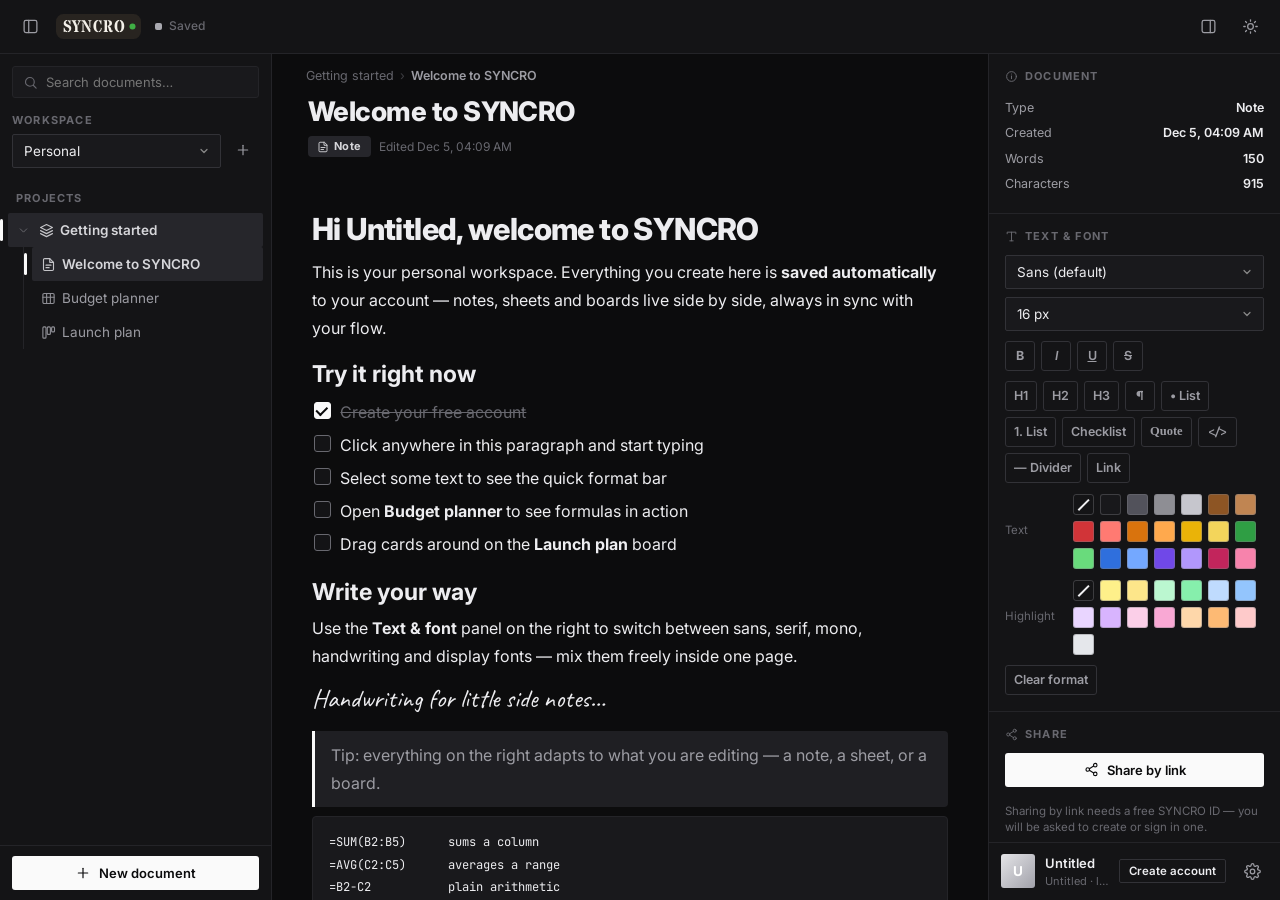
<file: index.html>
<!DOCTYPE html>
<html lang="en" data-theme="dark">
<head>
<meta charset="UTF-8">
<meta name="viewport" content="width=device-width, initial-scale=1.0, viewport-fit=cover">
<title>SYNCRO — Notes, Sheets &amp; Boards</title>
<meta name="description" content="SYNCRO — a calm productivity workspace for notes, sheets and boards.">
<link rel="icon" href="data:image/svg+xml,%3Csvg xmlns='http://www.w3.org/2000/svg' viewBox='0 0 32 32'%3E%3Crect x='1' y='1' width='30' height='30' rx='9' fill='%23282420'/%3E%3Ctext x='14.2' y='22.6' font-family='Georgia,serif' font-weight='700' font-size='16.5' fill='%23f2efe8' text-anchor='middle'%3ES%3C/text%3E%3Ccircle cx='22.4' cy='21.6' r='3.2' fill='%233fae44'/%3E%3C/svg%3E">
<link rel="preconnect" href="https://fonts.googleapis.com">
<link rel="preconnect" href="https://fonts.gstatic.com" crossorigin>
<link href="https://fonts.googleapis.com/css2?family=Inter:wght@400;500;600;700;800&family=Poppins:wght@400;500;600;700&family=Merriweather:ital,wght@0,400;0,700;1,400&family=Playfair+Display:ital,wght@0,400;0,600;0,700;1,400&family=JetBrains+Mono:wght@400;600&family=Caveat:wght@400;600&family=Stardos+Stencil:wght@400;700&display=swap" rel="stylesheet">
<style>
/* ============================================================
   SYNCRO — design tokens
   Light mode: near-black text kept slightly brighter than pure black
   Signature: monochrome ink — white on black (dark) / black on white (light)
   ============================================================ */
:root{
  --bg:#f5f5f6; --bg-deep:#ebebec;
  --panel:#ffffff; --panel2:#f2f2f3; --hover:#e9e9ea; --active:#e0e0e2;
  --border:#e2e2e4; --border2:#cdcdcf;
  --text:#1b1b1d;            /* black, a little brighter than pure black */
  --text2:#4d4d52; --text3:#7f7f86;
  --accent:#1b1b1d;          /* signature ink black (light mode) */
  --accent-deep:#3a3a3f;
  --accent-soft:#e7e7e9; --accent-softer:#f0f0f1;
  --accent-glow:rgba(0,0,0,.20);
  --danger:#1b1b1d; --danger-soft:#e9e9eb;
  --ok:#8e8e94; --warn:#74747b;
  --on-accent:#ffffff;
  --shadow:0 12px 34px rgba(0,0,0,.12), 0 2px 8px rgba(0,0,0,.06);
  --shadow-sm:0 2px 10px rgba(0,0,0,.08);
  --r-lg:4px; --r-md:3px; --r-sm:2px;
  --topbar-h:54px; --sb-w:272px; --rp-w:292px;
  --font-ui:'Inter',system-ui,-apple-system,'Segoe UI',Roboto,sans-serif;
}
html[data-theme="dark"]{
  --bg:#0c0c0d; --bg-deep:#080809;
  --panel:#141416; --panel2:#19191c; --hover:#1d1d20; --active:#232327;
  --border:#242428; --border2:#323237;
  --text:#ededf0; --text2:#9c9ca3; --text3:#68686f;
  --accent:#fafafa; --accent-deep:#d6d6da;
  --accent-soft:#26262b; --accent-softer:#1f1f23;
  --accent-glow:rgba(255,255,255,.24);
  --danger:#f0f0f2; --danger-soft:#232327;
  --ok:#a9a9b0; --warn:#8b8b92;
  --on-accent:#0b0b0c;
  --shadow:0 14px 38px rgba(0,0,0,.55), 0 2px 10px rgba(0,0,0,.45);
  --shadow-sm:0 2px 12px rgba(0,0,0,.4);
}
*{box-sizing:border-box;margin:0;padding:0}
html,body{height:100%}
body{
  font-family:var(--font-ui); font-size:14.5px; line-height:1.55;
  background:var(--bg); color:var(--text); overflow:hidden;
  -webkit-font-smoothing:antialiased; text-rendering:optimizeLegibility;
}
::selection{background:#3390ff; color:#fff}
button{font-family:inherit; color:inherit}
input,select,textarea{font-family:inherit; color:inherit}
svg{display:block}
.hidden{display:none!important}
:focus-visible{outline:none; box-shadow:0 0 0 2px var(--bg), 0 0 0 4px var(--accent-glow); border-radius:3px}
/* scrollbars */
::-webkit-scrollbar{width:11px;height:11px}
::-webkit-scrollbar-thumb{background:var(--border2); border-radius:4px; border:3px solid transparent; background-clip:content-box}
::-webkit-scrollbar-thumb:hover{background:var(--text3); border:3px solid transparent; background-clip:content-box}
::-webkit-scrollbar-corner{background:transparent}
/* ---------- shared controls ---------- */
.btn{display:inline-flex; align-items:center; justify-content:center; gap:8px;
  padding:8px 14px; border-radius:var(--r-md); border:1px solid var(--border2);
  background:var(--panel); color:var(--text); font-weight:600; font-size:13px;
  cursor:pointer; transition:background .15s,border-color .15s,color .15s,transform .05s; user-select:none; white-space:nowrap}
.btn:hover{background:var(--hover); border-color:var(--text3)}
.btn:active{transform:translateY(1px)}
.btn svg{flex:none}
.btn-primary{background:var(--accent); border-color:transparent; color:var(--on-accent)}
.btn-primary:hover{background:var(--accent-deep); border-color:transparent; filter:brightness(1.04)}
.btn-danger{color:var(--danger); border-color:var(--danger); background:transparent; font-weight:700}
.btn-danger:hover{background:var(--danger); border-color:var(--danger); color:var(--on-accent)}
.btn-ghost{border-color:transparent; background:transparent; color:var(--text2)}
.btn-ghost:hover{background:var(--hover); color:var(--text)}
.btn-block{width:100%}
.btn-sm{padding:5px 10px; font-size:12.5px; border-radius:var(--r-sm)}
.btn:disabled{opacity:.55; cursor:not-allowed}
.iconbtn{width:32px;height:32px; flex:none; display:inline-grid; place-items:center; border:none;
  border-radius:var(--r-sm); background:transparent; color:var(--text2); cursor:pointer; transition:background .15s,color .15s}
.iconbtn:hover{background:var(--hover); color:var(--text)}
.iconbtn.on{color:var(--accent); background:var(--accent-soft)}
.inp{width:100%; padding:8px 11px; border:1px solid var(--border2); border-radius:var(--r-sm);
  background:var(--panel2); font-size:13.5px; transition:border-color .15s, box-shadow .15s}
.inp::placeholder{color:var(--text3)}
.inp:focus{outline:none; border-color:var(--accent); box-shadow:0 0 0 3px var(--accent-glow)}
select.inp{appearance:none; -webkit-appearance:none; cursor:pointer;
  background-image:url("data:image/svg+xml,%3Csvg xmlns='http://www.w3.org/2000/svg' width='12' height='12' viewBox='0 0 24 24' fill='none' stroke='%23888' stroke-width='2.4' stroke-linecap='round' stroke-linejoin='round'%3E%3Cpolyline points='6 9 12 15 18 9'/%3E%3C/svg%3E");
  background-repeat:no-repeat; background-position:right 10px center; padding-right:28px}
.label{font-size:11px; font-weight:700; letter-spacing:.11em; text-transform:uppercase; color:var(--text3)}
/* ---------- app layout ---------- */
.app{display:grid; height:100vh; height:100dvh;
  grid-template-columns:var(--sb-w) minmax(0,1fr) var(--rp-w);
  grid-template-rows:var(--topbar-h) minmax(0,1fr);
  grid-template-areas:"top top top" "left center right"}
.app.no-left{grid-template-columns:0 minmax(0,1fr) var(--rp-w)}
.app.no-right{grid-template-columns:var(--sb-w) minmax(0,1fr) 0}
.app.no-left.no-right{grid-template-columns:0 minmax(0,1fr) 0}
/* ---------- topbar ---------- */
.topbar{grid-area:top; display:flex; align-items:center; gap:10px; padding:0 14px;
  background:var(--panel); border-bottom:1px solid var(--border); z-index:30}
.brand{display:flex; align-items:center; gap:9px; margin-right:4px}
.brand .mark{display:flex;align-items:center}.brand .mark svg{height:25px;width:auto;display:block}
.wordmark{font-weight:800; font-size:16.5px; letter-spacing:.16em; user-select:none}
.wordmark b{color:var(--accent); font-weight:800}
.savestate{display:flex; align-items:center; gap:7px; margin-left:auto; font-size:12px; color:var(--text3); font-weight:500}
.savestate i{width:7px;height:7px;border-radius:2px;background:var(--ok); display:inline-block; transition:background .2s}
.savestate.busy i{background:var(--warn); animation:pulse 1s infinite}
@keyframes pulse{50%{opacity:.35}}
.topbar .spacer{flex:1}
/* ---------- left sidebar ---------- */
.sidebar{grid-area:left; display:flex; flex-direction:column; min-width:0;
  background:var(--panel); border-right:1px solid var(--border); overflow:hidden}
.sb-search{display:flex; align-items:center; gap:8px; margin:12px 12px 4px; padding:7px 10px;
  background:var(--panel2); border:1px solid var(--border); border-radius:var(--r-md); color:var(--text3)}
.sb-search input{flex:1; border:none; background:transparent; font-size:13px; min-width:0}
.sb-search input:focus{outline:none}
.sb-ws{padding:10px 12px 6px}
.sb-ws .ws-row{display:flex; gap:6px; margin-top:5px}
.sb-ws select{flex:1; min-width:0}
.sb-tree{flex:1; overflow-y:auto; padding:4px 8px 12px; min-height:0}
.tree-group{margin-top:10px}
.tree-row{display:flex; align-items:center; gap:6px; padding:5px 8px; border-radius:var(--r-sm);
  cursor:pointer; color:var(--text2); position:relative; min-height:31px}
.tree-row:hover{background:var(--hover); color:var(--text)}
.tree-row.active{background:var(--accent-soft); color:var(--accent-deep); font-weight:600}
.tree-row.active::before{content:""; position:absolute; left:-8px; top:6px; bottom:6px; width:3px;
  border-radius:2px; background:var(--accent)}
.tree-row .tw{width:16px; height:16px; flex:none; display:grid; place-items:center; color:var(--text3); transition:transform .15s}
.tree-row .tw.open{transform:rotate(90deg)}
.tree-row .tico{width:16px;height:16px; flex:none; display:grid; place-items:center; opacity:.9}
.tree-row .tname{flex:1; min-width:0; overflow:hidden; text-overflow:ellipsis; white-space:nowrap; font-size:13.5px}
.tree-row .tact{opacity:0; display:flex; gap:2px; transition:opacity .12s}
.tree-row:hover .tact, .tree-row.menu-open .tact{opacity:1}
.tree-row .tact .iconbtn{width:24px;height:24px; border-radius:3px}
.tree-row .tact .iconbtn svg{width:14px;height:14px}
.tree-kids{margin-left:15px; border-left:1px solid var(--border); padding-left:6px}
.tree-empty{padding:14px 10px; color:var(--text3); font-size:12.5px; text-align:center; border:1px dashed var(--border2); border-radius:var(--r-md); margin:8px 4px}
.sb-new{padding:10px 12px; border-top:1px solid var(--border)}
.backdrop{display:none; position:fixed; inset:0; z-index:39; background:rgba(0,0,0,.5)}
/* ---------- center ---------- */
.center{grid-area:center; display:flex; flex-direction:column; min-width:0; min-height:0; position:relative; background:var(--bg)}
.c-head{display:flex; align-items:center; gap:4px; padding:12px 34px 0; min-height:20px}
.breadcrumb{display:flex; align-items:center; gap:6px; font-size:12.5px; color:var(--text3); overflow:hidden; white-space:nowrap}
.breadcrumb .sep{opacity:.55}
.breadcrumb .bc-last{color:var(--text2); font-weight:600; overflow:hidden; text-overflow:ellipsis}
.c-titlebar{padding:6px 34px 0; max-width:960px; width:100%; margin:0 auto}
.doc-title{width:100%; border:none; background:transparent; font-size:27px; font-weight:800; letter-spacing:-.02em;
  color:var(--text); padding:4px 2px; border-radius:4px}
.doc-title::placeholder{color:var(--text3); opacity:.6}
.doc-title:focus{outline:none; box-shadow:0 0 0 2px var(--accent-glow)}
.doc-meta{display:flex; align-items:center; gap:8px; padding:4px 2px 8px; font-size:12px; color:var(--text3)}
.kind-badge{display:inline-flex; align-items:center; gap:5px; padding:2px 9px; border-radius:4px;
  background:var(--accent-soft); color:var(--accent-deep); font-size:11px; font-weight:700; letter-spacing:.04em}
.editor-host{flex:1; min-height:0; overflow:auto; position:relative}
.empty-state{position:absolute; inset:0; display:flex; flex-direction:column; align-items:center; justify-content:center; gap:8px; padding:30px; text-align:center}
.empty-state .es-icon{display:flex; align-items:center; margin-bottom:10px}
.empty-state h2{font-size:20px; letter-spacing:-.01em}
.empty-state p{color:var(--text3); max-width:380px; margin-bottom:14px}
.es-btns{display:flex; gap:10px; flex-wrap:wrap; justify-content:center}
</style>
<style>
/* ---------- right tools panel ---------- */
.rightpanel{grid-area:right; display:flex; flex-direction:column; min-width:0;
  background:var(--panel); border-left:1px solid var(--border)}
.rp-scroll{flex:1; overflow-y:auto; min-height:0}
.rp-sec{padding:14px 16px 16px; border-bottom:1px solid var(--border)}
.rp-title{font-size:11px; font-weight:700; letter-spacing:.11em; text-transform:uppercase;
  color:var(--text3); margin-bottom:10px; display:flex; align-items:center; gap:7px}
.rp-title svg{width:13px;height:13px}
.rp-sec .stack{display:flex; flex-direction:column; gap:8px}
.rp-row{display:flex; gap:8px; align-items:center}
.rp-row > *{min-width:0}
.rp-hint{font-size:11.5px; color:var(--text3); margin-top:8px; line-height:1.45}
.info-line{display:flex; justify-content:space-between; font-size:12.5px; color:var(--text2); padding:3px 0}
.info-line b{color:var(--text); font-weight:600}
/* font controls */
.fbtns{display:flex; flex-wrap:wrap; gap:6px; margin-top:10px}
.fbtn{min-width:30px; height:30px; padding:0 8px; display:inline-flex; align-items:center; justify-content:center; gap:4px;
  border:1px solid var(--border2); border-radius:3px; background:var(--panel); color:var(--text2);
  font-size:12.5px; font-weight:600; cursor:pointer; transition:all .13s}
.fbtn:hover{border-color:var(--accent); color:var(--text)}
.fbtn.on{background:var(--accent-soft); border-color:var(--accent); color:var(--accent-deep)}
.fbtn.serif{font-family:Georgia,serif}
.fbtn.mono{font-family:'JetBrains Mono',monospace; font-size:11.5px}
.swrow{display:flex; align-items:center; gap:10px; margin-top:11px}
.swrow .lab{font-size:11.5px; color:var(--text3); width:58px; flex:none}
.swatches{display:flex; gap:6px; flex-wrap:wrap}
.sw{width:21px; height:21px; border-radius:3px; border:1px solid rgba(120,120,126,.4); cursor:pointer; transition:transform .1s; padding:0}
.sw:hover{transform:scale(1.14)}
.sw.no{background:transparent; position:relative}
.sw.no::after{content:""; position:absolute; left:2px; right:2px; top:50%; height:1.6px; background:var(--danger); transform:rotate(-45deg)}
/* profile footer */
.profile{border-top:1px solid var(--border); padding:10px 12px; display:flex; align-items:center; gap:10px}
.profile:hover{background:var(--hover); cursor:pointer}
.avatar{width:34px; height:34px; border-radius:3px; flex:none; display:grid; place-items:center;
  color:#fff; font-weight:700; font-size:13.5px; letter-spacing:.02em; background:linear-gradient(135deg,#6e6e75,#1c1c1f); user-select:none}
.p-info{flex:1; min-width:0}
.p-name{font-size:13px; font-weight:600; white-space:nowrap; overflow:hidden; text-overflow:ellipsis}
.p-mail{font-size:11px; color:var(--text3); white-space:nowrap; overflow:hidden; text-overflow:ellipsis}
.p-create{display:none; flex:none; padding:4px 9px; font-size:11.5px; border-radius:var(--r-sm)}
.profile.untitled .p-create{display:inline-flex}
/* ---------- note editor ---------- */
.note-page{max-width:860px; margin:0 auto; padding:26px 40px 140px; line-height:1.75; min-height:60vh;
  font-size:16px; outline:none; word-wrap:break-word}
.note-page:empty::before, .note-page > p:only-child:empty::before{content:attr(data-ph); color:var(--text3); pointer-events:none}
.note-content h1{font-size:1.9em; font-weight:800; letter-spacing:-.02em; margin:.6em 0 .35em; line-height:1.25}
.note-content h2{font-size:1.45em; font-weight:700; margin:.7em 0 .3em; line-height:1.3}
.note-content h3{font-size:1.18em; font-weight:700; margin:.7em 0 .25em}
.note-content p{margin:.35em 0}
.note-content ul,.note-content ol{padding-left:1.5em; margin:.4em 0}
.note-content ul.ck{list-style:none; padding-left:.15em}
.note-content ul.ck li{display:flex; gap:9px; align-items:flex-start; padding:2.5px 0}
.note-content ul.ck .box{width:17px; height:17px; flex:none; margin-top:4px; border:1.8px solid var(--text3);
  border-radius:3px; cursor:pointer; display:grid; place-items:center; transition:all .15s; background:var(--panel)}
.note-content ul.ck li.done .box{background:var(--accent); border-color:var(--accent)}
.note-content ul.ck li.done .box::after{content:""; width:9px; height:5px; border-left:2.2px solid var(--on-accent);
  border-bottom:2.2px solid var(--on-accent); transform:rotate(-45deg) translateY(-1px)}
.note-content ul.ck li.done > span:last-child{color:var(--text3); text-decoration:line-through}
.note-content blockquote{border-left:3px solid var(--accent); background:var(--accent-softer);
  padding:10px 16px; border-radius:0 4px 4px 0; margin:.6em 0; color:var(--text2)}
.note-content pre{background:var(--panel2); border:1px solid var(--border); border-radius:4px;
  padding:13px 16px; margin:.6em 0; overflow-x:auto; font-family:'JetBrains Mono',monospace; font-size:.86em; line-height:1.6}
.note-content code{font-family:'JetBrains Mono',monospace; font-size:.88em; background:var(--panel2);
  border:1px solid var(--border); padding:1.5px 6px; border-radius:3px}
.note-content pre code{background:none; border:none; padding:0}
.note-content a{color:var(--accent-deep); text-decoration:underline; text-underline-offset:3px}
.note-content hr{border:none; border-top:1px solid var(--border2); margin:1.2em 0}
.note-content table{border-collapse:collapse; margin:.7em 0; width:100%}
.note-content th,.note-content td{border:1px solid var(--border2); padding:7px 12px; text-align:left}
.note-content th{background:var(--panel2); font-weight:600}
.note-content img{max-width:100%; border-radius:4px}
/* floating selection toolbar */
.float-tb{position:fixed; z-index:60; display:flex; gap:2px; padding:5px; background:var(--panel);
  border:1px solid var(--border2); border-radius:4px; box-shadow:var(--shadow); animation:pop .14s ease}
.float-tb .fbtn{min-width:28px; height:28px; border-color:transparent; background:transparent}
.float-tb .fbtn:hover{background:var(--hover)}
.float-tb .div{width:1px; background:var(--border); margin:3px 3px}
/* ---------- sheet ---------- */
.sheet-wrap{display:flex; flex-direction:column; height:100%; max-width:1100px; margin:0 auto; padding:0 20px 24px}
.fx-bar{display:flex; align-items:center; gap:9px; padding:9px 2px; margin-top:8px}
.fx-ref{min-width:58px; text-align:center; padding:6px 10px; background:var(--accent-soft); color:var(--accent-deep);
  font-weight:700; font-size:12.5px; border-radius:var(--r-sm); font-family:'JetBrains Mono',monospace}
.fx-in{flex:1; padding:7px 12px; border:1px solid var(--border2); border-radius:var(--r-sm);
  background:var(--panel); font-family:'JetBrains Mono',monospace; font-size:13px}
.fx-in:focus{outline:none; border-color:var(--accent); box-shadow:0 0 0 3px var(--accent-glow)}
.sheet-tools{display:flex; gap:8px; padding:0 2px 10px; flex-wrap:wrap}
.sheet-scroll{flex:1; overflow:auto; border:1px solid var(--border); border-radius:var(--r-md); background:var(--panel); min-height:0}
table.grid{border-collapse:separate; border-spacing:0; font-size:13.5px}
table.grid th.colh{position:sticky; top:0; z-index:3; min-width:96px; max-width:260px; padding:6px 10px;
  background:var(--panel2); border-right:1px solid var(--border); border-bottom:1px solid var(--border2);
  color:var(--text3); font-size:11.5px; font-weight:700; letter-spacing:.06em; text-align:center; user-select:none}
table.grid th.corner{position:sticky; left:0; top:0; z-index:4; min-width:46px; width:46px;
  background:var(--panel2); border-right:1px solid var(--border2); border-bottom:1px solid var(--border2)}
table.grid td.rowh{position:sticky; left:0; z-index:2; background:var(--panel2); border-right:1px solid var(--border2);
  border-bottom:1px solid var(--border); color:var(--text3); font-size:11.5px; font-weight:700; text-align:center;
  min-width:46px; padding:6px 8px; user-select:none; cursor:pointer}
table.grid td.cell{border-right:1px solid var(--border); border-bottom:1px solid var(--border);
  padding:0; min-width:96px; max-width:260px; height:30px; cursor:cell; position:relative; background:var(--panel)}
table.grid td.cell .cv{padding:5px 9px; white-space:nowrap; overflow:hidden; text-overflow:ellipsis; height:30px}
table.grid td.cell .cv.num{ text-align:right; font-variant-numeric:tabular-nums}
table.grid td.cell .cv.fx{color:var(--accent-deep); font-weight:600}
table.grid td.cell .cv .err{color:var(--danger); font-weight:600; font-size:11.5px}
table.grid td.cell.sel{outline:2px solid var(--accent); outline-offset:-2px; background:var(--accent-softer)}
table.grid th.colh.hl, table.grid td.rowh.hl{background:var(--accent-soft); color:var(--accent-deep)}
table.grid td.cell input.cellin{width:100%; height:100%; border:none; outline:none; background:var(--panel);
  padding:5px 9px; font:inherit; font-size:13.5px; box-shadow:2px 2px 0 var(--accent) inset}
/* ---------- board ---------- */
.board-wrap{display:flex; gap:14px; padding:18px 22px 26px; overflow-x:auto; height:100%; align-items:flex-start}
.blist{width:272px; flex:none; max-height:100%; display:flex; flex-direction:column;
  background:var(--panel2); border:1px solid var(--border); border-radius:var(--r-lg)}
.blist.drop-into{border-color:var(--accent); box-shadow:0 0 0 3px var(--accent-glow)}
.blist-head{display:flex; align-items:center; gap:8px; padding:11px 12px 7px}
.blist-head .btitle{flex:1; font-size:13px; font-weight:700; border:none; background:transparent; min-width:0;
  border-radius:3px; padding:2px 6px}
.blist-head .btitle:focus{outline:none; background:var(--panel); box-shadow:0 0 0 2px var(--accent-glow)}
.blist-head .cnt{font-size:11px; color:var(--text3); font-weight:700; background:var(--panel); border:1px solid var(--border);
  border-radius:4px; padding:1px 8px}
.bcards{flex:1; overflow-y:auto; padding:6px 8px; display:flex; flex-direction:column; gap:8px; min-height:30px}
.bcard{background:var(--panel); border:1px solid var(--border); border-radius:4px; padding:9px 11px;
  cursor:grab; box-shadow:var(--shadow-sm); position:relative; animation:pop .16s ease}
.bcard:hover{border-color:var(--border2)}
.bcard.dragging{opacity:.35; transform:rotate(1.5deg)}
.bcard .ctext{font-size:13.5px; line-height:1.5; word-wrap:break-word; outline:none; border-radius:3px}
.bcard .ctext:focus{box-shadow:0 0 0 2px var(--accent-glow)}
.bcard .cdot{width:11px; height:11px; border-radius:2px; border:none; cursor:pointer; flex:none; padding:0;
  position:absolute; top:10px; right:32px; border:1.5px solid rgba(120,120,126,.35)}
.bcard .cdel{position:absolute; top:6px; right:6px; opacity:0; width:22px;height:22px; border:none; background:transparent;
  color:var(--text3); cursor:pointer; border-radius:3px; display:grid; place-items:center}
.bcard:hover .cdel{opacity:1}
.bcard .cdel:hover{background:var(--danger-soft); color:var(--danger)}
.badd{border:none; background:transparent; color:var(--text3); text-align:left; padding:8px 10px; border-radius:4px;
  font-size:13px; font-weight:600; cursor:pointer; display:flex; align-items:center; gap:7px}
.badd:hover{background:var(--hover); color:var(--text)}
.blist-add{width:272px; flex:none; border:1.6px dashed var(--border2); border-radius:var(--r-lg); background:transparent;
  color:var(--text3); padding:14px; font-size:13px; font-weight:600; cursor:pointer; display:flex; align-items:center; gap:8px; justify-content:center}
.blist-add:hover{border-color:var(--accent); color:var(--accent-deep); background:var(--accent-softer)}
/* ---------- modals ---------- */
.modal-ov{position:fixed; inset:0; z-index:100; background:rgba(0,0,0,.55); backdrop-filter:blur(5px);
  display:grid; place-items:center; padding:18px; animation:fade .16s ease}
.modal{width:min(430px,94vw); max-height:88vh; overflow-y:auto; background:var(--panel); border:1px solid var(--border2);
  border-radius:4px; box-shadow:var(--shadow); animation:pop .18s cubic-bezier(.2,.9,.3,1.2)}
.modal.wide{width:min(520px,94vw)}
.m-head{display:flex; align-items:center; gap:10px; padding:18px 20px 0}
.m-head h3{font-size:16.5px; font-weight:700; flex:1; letter-spacing:-.01em}
.m-body{padding:14px 20px 20px; display:flex; flex-direction:column; gap:12px}
.m-foot{display:flex; justify-content:flex-end; gap:9px; padding:0 20px 18px}
.form-field label{display:block; font-size:12px; font-weight:600; color:var(--text2); margin-bottom:5px}
.form-err{font-size:12.5px; color:var(--danger); background:var(--danger-soft); padding:8px 11px; border-radius:4px; display:none}
.form-err.show{display:block}
.seg{display:flex; background:var(--panel2); border:1px solid var(--border); border-radius:4px; padding:3px; gap:3px}
.seg button{flex:1; border:none; background:transparent; padding:7px 10px; border-radius:4px; font-size:13px;
  font-weight:600; color:var(--text2); cursor:pointer; display:flex; align-items:center; justify-content:center; gap:7px}
.seg button.on{background:var(--panel); color:var(--text); box-shadow:var(--shadow-sm)}
.set-row{display:flex; align-items:center; gap:12px; padding:11px 0; border-bottom:1px solid var(--border)}
.set-row:last-child{border-bottom:none}
.set-row .s-info{flex:1; min-width:0}
.set-row .s-t{font-size:13.5px; font-weight:600}
.set-row .s-d{font-size:12px; color:var(--text3); margin-top:1px}
.sig-dot{width:26px; height:26px; border-radius:4px; background:linear-gradient(135deg,#6e6e75,#1c1c1f); flex:none;
  display:grid; place-items:center; color:#fff}
/* dropdown menu */
.menu{position:fixed; z-index:110; min-width:190px; background:var(--panel); border:1px solid var(--border2);
  border-radius:4px; box-shadow:var(--shadow); padding:5px; animation:pop .13s ease}
.menu button{display:flex; align-items:center; gap:10px; width:100%; padding:8px 11px; border:none; background:transparent;
  border-radius:4px; font-size:13px; font-weight:500; color:var(--text); cursor:pointer; text-align:left}
.menu button:hover{background:var(--hover)}
.menu button.danger{color:var(--danger); font-weight:700}
.menu button.danger:hover{background:var(--danger-soft)}
.menu button svg{width:15px;height:15px; opacity:.75}
.menu .msep{height:1px; background:var(--border); margin:5px 6px}
/* ---------- toasts ---------- */
.toasts{position:fixed; bottom:22px; left:50%; transform:translateX(-50%); z-index:220;
  display:flex; flex-direction:column; align-items:center; gap:9px; pointer-events:none}
.toast{display:flex; align-items:center; gap:9px; background:var(--panel); border:1px solid var(--border2);
  border-left:3px solid var(--accent); border-radius:4px; padding:10px 16px; font-size:13px; font-weight:500;
  box-shadow:var(--shadow); animation:rise .22s cubic-bezier(.2,.9,.3,1.15); max-width:78vw}
.toast.err{border-left-color:var(--danger)}
.toast.ok{border-left-color:var(--ok)}
/* ---------- gate (sign in) ---------- */
.gate{position:fixed; inset:0; z-index:80; display:grid; place-items:center; overflow:auto; padding:26px 16px;
  background:radial-gradient(700px 420px at 15% 0%, var(--accent-soft), transparent 62%),
             radial-gradient(760px 480px at 88% 100%, var(--accent-soft), transparent 60%), var(--bg)}
.gate-wrap{width:min(430px,94vw); display:flex; flex-direction:column; align-items:center; gap:16px; animation:rise .3s ease}
.gate-brand{display:flex; flex-direction:column; align-items:center; gap:8px; text-align:center}
.gate-brand .mark{height:52px; filter:drop-shadow(0 10px 22px rgba(0,0,0,.35))}.gate-brand .mark svg{height:52px;width:auto}
.gate-brand .wordmark{font-size:26px}
.gate-brand .tagline{color:var(--text3); font-size:13.5px}
.gate-card{width:100%; background:var(--panel); border:1px solid var(--border2); border-radius:4px;
  box-shadow:var(--shadow); padding:20px; display:flex; flex-direction:column; gap:14px}
.tabs{display:flex; background:var(--panel2); border:1px solid var(--border); border-radius:4px; padding:3px; gap:3px}
.tabs button{flex:1; border:none; background:transparent; padding:8px; border-radius:4px; font-size:13.5px; font-weight:600;
  color:var(--text2); cursor:pointer; transition:all .15s}
.tabs button.on{background:var(--accent); color:var(--on-accent); box-shadow:var(--shadow-sm)}
.gate-form{display:flex; flex-direction:column; gap:12px}
.gate-alt{text-align:center; font-size:13px; color:var(--text3)}
.gate-alt button{border:none; background:none; color:var(--accent-deep); font-weight:600; cursor:pointer; font-size:13px}
.gate-alt button:hover{text-decoration:underline}
.gate-hint{font-size:12px; color:var(--text3); text-align:center; line-height:1.45}
.g-link{display:block; margin:2px auto 0; border:none; background:none; color:var(--text3); font-size:12.5px; cursor:pointer; padding:2px 0; font-family:var(--font-ui)}
.g-link:hover{color:var(--accent-deep); text-decoration:underline}
.g-keywrap{display:none; flex-direction:column; gap:8px; padding:11px; border:1px solid var(--border); border-radius:var(--r-lg); background:var(--panel2)}
.g-keywrap.show{display:flex}
.g-keywrap textarea{resize:vertical; min-height:58px; font-size:12px; line-height:1.5; word-break:break-all}
.emoji-sug{position:fixed; z-index:80; background:var(--panel); border:1px solid var(--border); border-radius:var(--r-lg); box-shadow:var(--shadow-sm); padding:9px 11px; display:flex; flex-direction:column; gap:8px; max-width:344px}
.emoji-sug .es-title{font-size:12px; font-weight:600; color:var(--text)}
.emoji-sug .es-title span{color:var(--text3); font-weight:500}
.emoji-sug .es-row{display:flex; flex-wrap:wrap; gap:4px}
.emoji-sug .e{font-size:17px; line-height:1; width:35px; height:35px; display:grid; place-items:center; background:var(--panel2); border:1px solid var(--border); border-radius:var(--r-sm); cursor:pointer; padding:0}
.emoji-sug .e:hover{background:var(--hover); border-color:var(--border2)}
.emoji-sug .es-skip{border:none; background:none; color:var(--text3); font-size:12px; cursor:pointer; text-align:left; padding:0}
.emoji-sug .es-skip:hover{color:var(--accent-deep); text-decoration:underline}
.app.no-left .sidebar{visibility:hidden}
.app.no-right .rightpanel{visibility:hidden}
.gate-feats{display:flex; gap:9px}
.gate-feats .chip{display:flex; align-items:center; gap:7px; font-size:12px; font-weight:600; color:var(--text2);
  background:var(--panel); border:1px solid var(--border); border-radius:4px; padding:6px 13px}
.gate-feats .chip svg{width:13px;height:13px; color:var(--accent)}
.gate-theme{position:absolute; top:16px; right:16px; width:38px; height:38px; background:var(--panel);
  border:1px solid var(--border2); border-radius:4px; color:var(--text2)}
/* ---------- viewer (shared link) ---------- */
#viewer{position:fixed; inset:0; z-index:70; background:var(--bg); overflow:auto}
.v-bar{position:sticky; top:0; display:flex; align-items:center; gap:10px; padding:10px 20px;
  background:var(--panel); border-bottom:1px solid var(--border); z-index:5}
.v-bar .v-tag{font-size:11px; font-weight:700; letter-spacing:.08em; color:var(--accent-deep);
  background:var(--accent-soft); padding:3px 10px; border-radius:4px}
.v-title{flex:1; font-weight:700; font-size:14.5px; overflow:hidden; text-overflow:ellipsis; white-space:nowrap}
.v-body{max-width:900px; margin:0 auto; padding:8px 20px 90px}
.v-note{padding-top:20px}
.v-sheet{margin-top:18px; border:1px solid var(--border2); border-radius:4px; overflow:auto; background:var(--panel)}
table.vgrid{border-collapse:collapse; font-size:13px; width:100%}
table.vgrid th{background:var(--panel2); color:var(--text3); font-size:11.5px; padding:6px 10px; border:1px solid var(--border2)}
table.vgrid td{border:1px solid var(--border); padding:6px 10px; min-width:90px}
table.vgrid td.num{text-align:right; font-variant-numeric:tabular-nums}
table.vgrid td.fxc{color:var(--accent-deep); font-weight:600}
.v-board{display:flex; flex-direction:column; gap:18px; margin-top:18px}
.v-blist h4{font-size:13px; text-transform:uppercase; letter-spacing:.07em; color:var(--text3); margin-bottom:8px}
.v-blist ul{list-style:none; display:flex; flex-direction:column; gap:7px}
.v-blist li{background:var(--panel); border:1px solid var(--border); border-radius:4px; padding:9px 13px; font-size:13.5px}
/* ---------- animations ---------- */
@keyframes fade{from{opacity:0}}
@keyframes pop{from{opacity:0; transform:scale(.96) translateY(4px)}}
@keyframes rise{from{opacity:0; transform:translateY(9px)}}
@media (prefers-reduced-motion:reduce){*{animation:none!important; transition:none!important}}
/* ---------- responsive ---------- */
.only-narrow{display:none!important}
@media (max-width:1180px){
  .app{grid-template-columns:var(--sb-w) minmax(0,1fr) 0}
  .app.no-left{grid-template-columns:0 minmax(0,1fr) 0}
  .rightpanel{position:fixed; top:var(--topbar-h); right:0; bottom:0; width:min(320px,88vw); z-index:40;
    transform:translateX(100%); transition:transform .22s ease; box-shadow:var(--shadow)}
  body.rp-open .rightpanel{transform:none}
  body.rp-open .backdrop{display:block}
  .only-narrow{display:inline-grid!important}
}
@media (max-width:840px){
  .app{grid-template-columns:0 minmax(0,1fr) 0}
  .sidebar{position:fixed; top:var(--topbar-h); left:0; bottom:0; width:min(300px,86vw); z-index:40;
    transform:translateX(-100%); transition:transform .22s ease; box-shadow:var(--shadow)}
  body.sb-open .sidebar{transform:none}
  body.sb-open .backdrop{display:block}
  .c-head,.c-titlebar{padding-left:18px; padding-right:18px}
  .note-page{padding:18px 20px 120px}
  .doc-title{font-size:22px}
  .savestate span{display:none}
}
/* ---------- print (PDF) ---------- */
#printArea{display:none}
@media print{
  body{overflow:visible; background:#fff}
  #app,#gate,#viewer,.modal-ov,.toasts,.float-tb,.backdrop{display:none!important}
  #printArea{display:block!important; color:#141416; font-family:Georgia,'Times New Roman',serif; font-size:12.5pt; line-height:1.6}
  #printArea h1{font-size:22pt; margin:0 0 6mm}
  #printArea .pr-title{font-size:20pt; font-weight:bold; border-bottom:2px solid #141416; padding-bottom:3mm; margin-bottom:6mm}
  #printArea .pr-kind{font-size:9pt; letter-spacing:.14em; text-transform:uppercase; color:#141416; font-weight:bold; margin-bottom:2mm}
  #printArea table.pr-sheet{border-collapse:collapse; width:100%; font-family:Arial,sans-serif; font-size:9.5pt}
  #printArea table.pr-sheet th,#printArea table.pr-sheet td{border:1px solid #c6c6ca; padding:2.2mm 3mm}
  #printArea table.pr-sheet th{background:#f0f0f1; text-align:center}
  #printArea table.pr-sheet td.num{text-align:right; font-variant-numeric:tabular-nums}
  #printArea .pr-board h3{font-size:13pt; margin:7mm 0 2.5mm; color:#141416}
  #printArea .pr-board li{margin:0 0 2mm 6mm}
  #printArea a{color:#141416}
}
</style>
</head>
<body>
<!-- ================= GATE (sign in / create ID) ================= -->
<div id="gate" class="gate">
  <button class="iconbtn gate-theme" id="gateTheme" title="Toggle theme"></button>
  <div class="gate-wrap">
    <div class="gate-brand">
      <span id="gateLogo"></span>
      <div class="tagline">Notes, sheets &amp; boards — in sync with your flow.</div>
    </div>
    <div class="gate-card">
      <div class="tabs" id="gateTabs">
        <button data-tab="login" class="on">Sign in</button>
        <button data-tab="register">Create account</button>
      </div>
      <div class="form-err" id="gateErr"></div>
      <form class="gate-form" id="gateForm" autocomplete="off"></form>
      <div class="gate-alt">Just exploring? <button type="button" id="guestBtn">Continue as untitled</button></div>
    </div>
    <div class="gate-feats">
      <span class="chip" id="chipNote"></span>
      <span class="chip" id="chipSheet"></span>
      <span class="chip" id="chipBoard"></span>
    </div>
  </div>
</div>

<!-- ================= APP ================= -->
<div id="app" class="app hidden">
  <header class="topbar">
    <button class="iconbtn" id="tglLeft" title="Toggle sidebar"></button>
    <div class="brand">
      <span id="tbLogo"></span>
    </div>
    <span class="savestate" id="saveState"><i></i><span>Saved</span></span>
    <span class="spacer"></span>
    <button class="iconbtn" id="tglRight" title="Hide or show the tools panel"></button>
    <button class="iconbtn" id="themeBtn" title="Toggle light / dark"></button>
  </header>

  <aside class="sidebar" id="sidebar">
    <div class="sb-search">
      <span id="searchIco"></span>
      <input id="treeFilter" placeholder="Search documents…" spellcheck="false">
    </div>
    <div class="sb-ws">
      <div class="label">Workspace</div>
      <div class="ws-row">
        <select class="inp" id="wsSelect" title="Switch workspace"></select>
        <button class="iconbtn" id="wsAdd" title="New workspace"></button>
      </div>
    </div>
    <div class="sb-tree" id="tree"></div>
    <div class="sb-new">
      <button class="btn btn-primary btn-block" id="newDocBtn"></button>
    </div>
  </aside>

  <div class="backdrop" id="backdrop"></div>

  <main class="center" id="center">
    <div class="c-head"><div class="breadcrumb" id="breadcrumb"></div></div>
    <div class="c-titlebar" id="titlebar">
      <input class="doc-title" id="docTitle" placeholder="Untitled" spellcheck="false" maxlength="120">
      <div class="doc-meta" id="docMeta"></div>
    </div>
    <div class="editor-host" id="editorHost"></div>
    <div class="empty-state hidden" id="emptyState"></div>
  </main>

  <aside class="rightpanel" id="rightpanel">
    <div class="rp-scroll">
      <div class="rp-sec">
        <div class="rp-title"><span id="infoIco"></span>Document</div>
        <div id="docInfo"></div>
      </div>
      <div class="rp-sec" id="secFont">
        <div class="rp-title"><span id="fontIco"></span>Text &amp; font</div>
        <div class="stack">
          <select class="inp" id="fontFamily" title="Font family"></select>
          <div class="rp-row" id="sizeRow">
            <select class="inp" id="fontSize" title="Font size"></select>
          </div>
        </div>
        <div class="fbtns" id="noteStyleBtns">
          <button class="fbtn" data-cmd="bold" title="Bold (Ctrl+B)"><b>B</b></button>
          <button class="fbtn" data-cmd="italic" title="Italic (Ctrl+I)"><i>I</i></button>
          <button class="fbtn" data-cmd="underline" title="Underline (Ctrl+U)"><u>U</u></button>
          <button class="fbtn" data-cmd="strikeThrough" title="Strikethrough"><s>S</s></button>
        </div>
        <div class="fbtns" id="noteBlockBtns">
          <button class="fbtn" data-block="h1" title="Heading 1">H1</button>
          <button class="fbtn" data-block="h2" title="Heading 2">H2</button>
          <button class="fbtn" data-block="h3" title="Heading 3">H3</button>
          <button class="fbtn" data-block="p" title="Paragraph">¶</button>
          <button class="fbtn" data-cmd="insertUnorderedList" title="Bullet list">• List</button>
          <button class="fbtn" data-cmd="insertOrderedList" title="Numbered list">1. List</button>
          <button class="fbtn" data-block="ck" title="Checklist">Checklist</button>
          <button class="fbtn serif" data-block="blockquote" title="Quote">Quote</button>
          <button class="fbtn mono" data-block="pre" title="Code block">&lt;/&gt;</button>
          <button class="fbtn" data-block="hr" title="Divider">— Divider</button>
          <button class="fbtn" data-act="link" title="Insert link">Link</button>
        </div>
        <div class="swrow" id="textColorRow">
          <span class="lab">Text</span><div class="swatches" id="textColors"></div>
        </div>
        <div class="swrow" id="hiliteRow">
          <span class="lab">Highlight</span><div class="swatches" id="hiliteColors"></div>
        </div>
        <div class="fbtns" id="noteClearRow">
          <button class="fbtn" data-cmd="removeFormat" title="Clear formatting">Clear format</button>
        </div>
      </div>
      <div class="rp-sec">
        <div class="rp-title"><span id="shareIco"></span>Share</div>
        <div class="stack">
          <button class="btn btn-primary btn-block" id="shareBtn"></button>
          <div class="rp-hint" id="shareHint"></div>
        </div>
      </div>
      <div class="rp-sec">
        <div class="rp-title"><span id="expIco"></span>Export &amp; convert</div>
        <div class="stack">
          <button class="btn btn-block" id="pdfBtn"></button>
          <button class="btn btn-block" id="expBtn"></button>
          <button class="btn btn-block" id="impBtn"></button>
          <input type="file" id="impFile" accept=".json,application/json" hidden>
        </div>
      </div>
    </div>
    <div class="profile" id="profileRow" title="Account & settings">
      <div class="avatar" id="pAvatar"></div>
      <div class="p-info">
        <div class="p-name" id="pName"></div>
        <div class="p-mail" id="pMail"></div>
      </div>
      <button class="btn btn-sm p-create" id="pCreate" title="Create a free account">Create account</button>
      <button class="iconbtn" id="gearBtn" title="Settings"></button>
    </div>
  </aside>
</div>

<!-- ================= shared-link viewer ================= -->
<div id="viewer" class="hidden"></div>

<div id="floatTb" class="float-tb hidden"></div>
<div id="modalRoot"></div>
<div class="toasts" id="toasts"></div>
<div id="printArea"></div>
<script>
'use strict';
/* =================== SYNCRO app script =================== */

/* ---------- helpers ---------- */
const $  = (s, el) => (el || document).querySelector(s);
const $$ = (s, el) => Array.from((el || document).querySelectorAll(s));
const uid = () => Date.now().toString(36) + Math.random().toString(36).slice(2, 9);
const esc = s => String(s == null ? '' : s).replace(/[&<>"']/g,
  c => ({ '&': '&amp;', '<': '&lt;', '>': '&gt;', '"': '&quot;', "'": '&#39;' }[c]));
const debounce = (fn, ms) => { let t; return (...a) => { clearTimeout(t); t = setTimeout(() => fn(...a), ms); }; };
const b64e = str => { const b = new TextEncoder().encode(str); let s = ''; b.forEach(x => s += String.fromCharCode(x)); return btoa(s).replace(/\+/g, '-').replace(/\//g, '_').replace(/=+$/, ''); };
const b64d = b64 => { b64 = b64.replace(/-/g, '+').replace(/_/g, '/'); while (b64.length % 4) b64 += '='; const s = atob(b64); const u = new Uint8Array(s.length); for (let i = 0; i < s.length; i++) u[i] = s.charCodeAt(i); return new TextDecoder().decode(u); };
const fmtDate = ts => { const d = new Date(ts); return d.toLocaleDateString(undefined, { month: 'short', day: 'numeric' }) + ', ' + d.toLocaleTimeString(undefined, { hour: '2-digit', minute: '2-digit' }); };
const now = () => Date.now();

/* ---------- icons ---------- */
const I = (() => {
  const w = (inner, s) => `<svg width="${s || 18}" height="${s || 18}" viewBox="0 0 24 24" fill="none" stroke="currentColor" stroke-width="1.8" stroke-linecap="round" stroke-linejoin="round">${inner}</svg>`;
  return {
    menu: s => w('<line x1="3" y1="6" x2="21" y2="6"/><line x1="3" y1="12" x2="21" y2="12"/><line x1="3" y1="18" x2="21" y2="18"/>', s),
    search: s => w('<circle cx="11" cy="11" r="7"/><line x1="21" y1="21" x2="16.4" y2="16.4"/>', s),
    sun: s => w('<circle cx="12" cy="12" r="4"/><line x1="12" y1="2.5" x2="12" y2="4.5"/><line x1="12" y1="19.5" x2="12" y2="21.5"/><line x1="2.5" y1="12" x2="4.5" y2="12"/><line x1="19.5" y1="12" x2="21.5" y2="12"/><line x1="5" y1="5" x2="6.4" y2="6.4"/><line x1="17.6" y1="17.6" x2="19" y2="19"/><line x1="5" y1="19" x2="6.4" y2="17.6"/><line x1="17.6" y1="6.4" x2="19" y2="5"/>', s),
    moon: s => w('<path d="M21 12.8A9 9 0 1 1 11.2 3a7 7 0 0 0 9.8 9.8z"/>', s),
    plus: s => w('<line x1="12" y1="5" x2="12" y2="19"/><line x1="5" y1="12" x2="19" y2="12"/>', s),
    x: s => w('<line x1="6" y1="6" x2="18" y2="18"/><line x1="18" y1="6" x2="6" y2="18"/>', s),
    check: s => w('<polyline points="20 6 9 17 4 12"/>', s),
    chevR: s => w('<polyline points="9 6 15 12 9 18"/>', s),
    folder: s => w('<path d="M3 7a2 2 0 0 1 2-2h4l2 2h8a2 2 0 0 1 2 2v9a2 2 0 0 1-2 2H5a2 2 0 0 1-2-2z"/>', s),
    project: s => w('<polygon points="12 2.5 2.5 7.2 12 12 21.5 7.2 12 2.5"/><polyline points="2.5 12.2 12 17 21.5 12.2"/><polyline points="2.5 17 12 21.8 21.5 17"/>', s),
    note: s => w('<path d="M14 2.5H6a2 2 0 0 0-2 2v15a2 2 0 0 0 2 2h12a2 2 0 0 0 2-2V8.5z"/><polyline points="14 2.5 14 8.5 20 8.5"/><line x1="8" y1="13" x2="16" y2="13"/><line x1="8" y1="17" x2="13" y2="17"/>', s),
    sheet: s => w('<rect x="3" y="4" width="18" height="16" rx="2"/><line x1="3" y1="10" x2="21" y2="10"/><line x1="9" y1="4" x2="9" y2="20"/><line x1="15" y1="4" x2="15" y2="20"/>', s),
    board: s => w('<rect x="3" y="3" width="5" height="18" rx="1.6"/><rect x="10" y="3" width="5" height="12" rx="1.6"/><rect x="17" y="3" width="4.6" height="8" rx="1.6"/>', s),
    share: s => w('<circle cx="18" cy="5" r="2.8"/><circle cx="6" cy="12" r="2.8"/><circle cx="18" cy="19" r="2.8"/><line x1="8.6" y1="10.7" x2="15.4" y2="6.4"/><line x1="8.6" y1="13.3" x2="15.4" y2="17.6"/>', s),
    link: s => w('<path d="M10 13a5 5 0 0 0 7.5.5l3-3a5 5 0 0 0-7.1-7.1l-1.7 1.7"/><path d="M14 11a5 5 0 0 0-7.5-.5l-3 3a5 5 0 0 0 7.1 7.1l1.7-1.7"/>', s),
    printer: s => w('<polyline points="6 9 6 2.5 18 2.5 18 9"/><path d="M6 18H4.5a2 2 0 0 1-2-2v-5a2 2 0 0 1 2-2h15a2 2 0 0 1 2 2v5a2 2 0 0 1-2 2H18"/><rect x="6" y="14" width="12" height="7.5" rx="1"/>', s),
    download: s => w('<path d="M21 15v4a2 2 0 0 1-2 2H5a2 2 0 0 1-2-2v-4"/><polyline points="7 10 12 15 17 10"/><line x1="12" y1="15" x2="12" y2="3"/>', s),
    upload: s => w('<path d="M21 15v4a2 2 0 0 1-2 2H5a2 2 0 0 1-2-2v-4"/><polyline points="7 8 12 3 17 8"/><line x1="12" y1="3" x2="12" y2="15"/>', s),
    file: s => w('<path d="M14 2.5H6a2 2 0 0 0-2 2v15a2 2 0 0 0 2 2h12a2 2 0 0 0 2-2V8.5z"/><polyline points="14 2.5 14 8.5 20 8.5"/>', s),
    trash: s => w('<polyline points="3 6 5 6 21 6"/><path d="M19 6l-1 14a2 2 0 0 1-2 2H8a2 2 0 0 1-2-2L5 6"/><path d="M10 11v6M14 11v6"/><path d="M9 6V4.5a1 1 0 0 1 1-1h4a1 1 0 0 1 1 1V6"/>', s),
    pencil: s => w('<path d="M17 3a2.83 2.83 0 1 1 4 4L7.5 20.5 2 22l1.5-5.5z"/>', s),
    more: s => `<svg width="${s || 18}" height="${s || 18}" viewBox="0 0 24 24" fill="currentColor"><circle cx="5" cy="12" r="1.7"/><circle cx="12" cy="12" r="1.7"/><circle cx="19" cy="12" r="1.7"/></svg>`,
    gear: s => w('<circle cx="12" cy="12" r="3.2"/><path d="M19.4 15a1.7 1.7 0 0 0 .34 1.87l.06.06a2 2 0 1 1-2.83 2.83l-.06-.06a1.7 1.7 0 0 0-1.87-.34 1.7 1.7 0 0 0-1 1.55V21a2 2 0 1 1-4 0v-.09a1.7 1.7 0 0 0-1-1.55 1.7 1.7 0 0 0-1.87.34l-.06.06a2 2 0 1 1-2.83-2.83l.06-.06a1.7 1.7 0 0 0 .34-1.87 1.7 1.7 0 0 0-1.55-1H3a2 2 0 1 1 0-4h.09a1.7 1.7 0 0 0 1.55-1 1.7 1.7 0 0 0-.34-1.87l-.06-.06a2 2 0 1 1 2.83-2.83l.06.06a1.7 1.7 0 0 0 1.87.34h.01a1.7 1.7 0 0 0 1-1.55V3a2 2 0 1 1 4 0v.09a1.7 1.7 0 0 0 1 1.55 1.7 1.7 0 0 0 1.87-.34l.06-.06a2 2 0 1 1 2.83 2.83l-.06.06a1.7 1.7 0 0 0-.34 1.87v.01a1.7 1.7 0 0 0 1.55 1H21a2 2 0 1 1 0 4h-.09a1.7 1.7 0 0 0-1.55 1z"/>', s),
    logout: s => w('<path d="M9 21H5a2 2 0 0 1-2-2V5a2 2 0 0 1 2-2h4"/><polyline points="16 17 21 12 16 7"/><line x1="21" y1="12" x2="9" y2="12"/>', s),
    user: s => w('<path d="M20 21v-2a4 4 0 0 0-4-4H8a4 4 0 0 0-4 4v2"/><circle cx="12" cy="7" r="4"/>', s),
    copy: s => w('<rect x="9" y="9" width="12.5" height="12.5" rx="2"/><path d="M5 15H4.5a2 2 0 0 1-2-2V4.5a2 2 0 0 1 2-2H13a2 2 0 0 1 2 2V5"/>', s),
    panelL: s => w('<rect x="3" y="3.5" width="18" height="17" rx="2.5"/><line x1="9.5" y1="3.5" x2="9.5" y2="20.5"/>', s),
    panelR: s => w('<rect x="3" y="3.5" width="18" height="17" rx="2.5"/><line x1="14.5" y1="3.5" x2="14.5" y2="20.5"/>', s),
    alert: s => w('<path d="M10.3 3.9 1.9 18a2 2 0 0 0 1.7 3h16.8a2 2 0 0 0 1.7-3L13.7 3.9a2 2 0 0 0-3.4 0z"/><line x1="12" y1="9" x2="12" y2="13.5"/><line x1="12" y1="17" x2="12.01" y2="17"/>', s),
    info: s => w('<circle cx="12" cy="12" r="9"/><line x1="12" y1="11" x2="12" y2="16"/><line x1="12" y1="7.5" x2="12.01" y2="7.5"/>', s),
    type: s => w('<polyline points="4 7 4 4 20 4 20 7"/><line x1="12" y1="4" x2="12" y2="20"/><line x1="9" y1="20" x2="15" y2="20"/>', s),
    logo: s => { const h = s || 28, wd = Math.round(h * 3.4); return `<svg width="${wd}" height="${h}" viewBox="0 0 340 100" xmlns="http://www.w3.org/2000/svg" role="img" aria-label="SYNCRO"><rect width="340" height="100" rx="30" fill="#282420"/><text x="26" y="73" font-family="'Stardos Stencil',Georgia,'Times New Roman',serif" font-weight="700" font-size="66" letter-spacing="1" fill="#f2efe8" textLength="252" lengthAdjust="spacingAndGlyphs">SYNCRO</text><circle cx="306" cy="50" r="12" fill="#3fae44"/></svg>`; },
  };
})();
const KIND_ICON = { note: 'note', sheet: 'sheet', board: 'board', folder: 'folder', project: 'project' };
const KIND_LABEL = { note: 'Note', sheet: 'Sheet', board: 'Board' };

/* ---------- persistent state ---------- */
const LS_KEY = 'syncro.workspace.v1';
let db;
let session = null;
function loadDb() {
  try { db = JSON.parse(localStorage.getItem(LS_KEY)) || null; } catch (e) { db = null; }
  if (!db || typeof db !== 'object') db = { theme: 'dark', session: null, users: {}, data: {} };
  if (!db.users) db.users = {}; if (!db.data) db.data = {};
}
let saveTimer = null;
function saveNow() {
  try { localStorage.setItem(LS_KEY, JSON.stringify(db)); } catch (e) { toast('Could not save — storage is full', 'err'); }
  if (session && !session.guest && db.data[session.email]) cloudPush();
  setSaveState('saved');
}
let cloudTimer = null;
function cloudPush() {
  /* Local-mode cloud store writes are synchronous and instant; debounce
     lightly so a burst of edits becomes a single write. */
  clearTimeout(cloudTimer);
  cloudTimer = setTimeout(() => {
    if (!session || session.guest || !db.data[session.email]) return;
    try { Cloud.push(session.email, db.data[session.email]); } catch (e) {}
  }, 200);
}
const saveSoon = debounce(saveNow, 500);
function markDirty() { setSaveState('busy'); saveSoon(); }
function setSaveState(s) {
  const el = $('#saveState'); if (!el) return;
  const signed = session && !session.guest;
  el.classList.toggle('busy', s !== 'saved');
  el.lastElementChild.textContent = s === 'busy' ? 'Saving…' : s === 'syncing' ? 'Syncing…' : (signed ? 'Synced' : 'Saved');
}

/* ---------- theme ---------- */
function applyTheme(t) {
  document.documentElement.setAttribute('data-theme', t);
  db.theme = t;
  const b = $('#themeBtn'), g = $('#gateTheme');
  if (b) b.innerHTML = t === 'dark' ? I.sun(17) : I.moon(17);
  if (g) g.innerHTML = t === 'dark' ? I.sun(18) : I.moon(18);
}
function toggleTheme() { applyTheme(db.theme === 'dark' ? 'light' : 'dark'); saveSoon(); }

/* ---------- password hash ---------- */
async function sha256(str) {
  const buf = await crypto.subtle.digest('SHA-256', new TextEncoder().encode(str));
  return Array.from(new Uint8Array(buf)).map(b => b.toString(16).padStart(2, '0')).join('');
}

/* ---------- SYNCRO Cloud — local account store ----------
   Accounts live in this browser's localStorage under 'syncro.cloud.v1'.
   Sign-up, sign-in, password check and data sync all happen instantly
   against this store. Each account is keyed by email, with a random
   per-account salt and a SHA-256 hash of (salt + password) — passwords
   are never stored in clear text. Auth is just an email + password; no
   recovery keys, no server round-trips, no network waits. */
const CLOUD_KEY = 'syncro.cloud.v1';
const NOACC_MSG = 'No account exists for this email yet — create it now, it takes one tap.';
const Cloud = (() => {
  let cdb = null;                     // local cloud db (accounts + workspaces)
  function lload() {
    try { cdb = JSON.parse(localStorage.getItem(CLOUD_KEY)) || null; } catch (e) { cdb = null; }
    if (!cdb || typeof cdb !== 'object' || !cdb.accounts) cdb = { v: 1, accounts: {} };
    return cdb;
  }
  function lsave() {
    try { localStorage.setItem(CLOUD_KEY, JSON.stringify(cdb)); }
    catch (e) { /* storage full or unavailable — caller will surface error */ }
  }
  function clone(o) { return JSON.parse(JSON.stringify(o)); }
  return {
    /* local-only mode: probe is a no-op that resolves instantly */
    probe: async () => 'local',
    mode: () => 'local',
    peek(email) { lload(); return !!cdb.accounts[email]; },
    ensure(email, profile, data) {
      lload();
      if (!cdb.accounts[email]) {
        cdb.accounts[email] = { profile, data, updatedAt: now() };
        lsave();
      }
    },
    async signup(name, email, salt, hash, color, data) {
      lload();
      if (cdb.accounts[email]) throw 'This email is already registered — try signing in instead.';
      cdb.accounts[email] = {
        profile: { name, email, salt, hash, color, createdAt: now() },
        data,
        updatedAt: now()
      };
      lsave();
      return clone(cdb.accounts[email]);
    },
    async login(email, pass) {
      lload();
      const a = cdb.accounts[email];
      if (!a) throw NOACC_MSG;
      const computed = await sha256(a.profile.salt + pass);
      if (computed !== a.profile.hash) throw 'Wrong password — please try again.';
      return clone(a);
    },
    async pull(email) {
      lload();
      const a = cdb.accounts[email];
      return a ? clone(a.data) : null;
    },
    async push(email, data) {
      lload();
      const a = cdb.accounts[email];
      if (a) { a.data = data; a.updatedAt = now(); lsave(); }
    },
    async remove(email) {
      lload();
      delete cdb.accounts[email];
      lsave();
    }
  };
})();

/* ---------- accounts ---------- */
const AV_COLORS = [['#e4e4e7', '#a1a1aa'], ['#d4d4d8', '#8e8e94'], ['#c2c2c7', '#74747b'], ['#a9a9b0', '#5c5c63'], ['#8b8b92', '#46464c'], ['#6e6e75', '#333338']];
function pickColor(key) { let h = 0; for (const ch of String(key)) h = (h * 31 + ch.charCodeAt(0)) >>> 0; return AV_COLORS[h % AV_COLORS.length]; }
function ownerKey() { return session.guest ? 'guest' : session.email; }
function myData() { if (!db.data[ownerKey()]) db.data[ownerKey()] = { workspaces: [], nodes: {}, lastWs: null, lastDoc: null, expanded: {} }; return db.data[ownerKey()]; }

async function register(name, email, pass) {
  name = name.trim(); email = email.trim().toLowerCase();
  if (!name) throw 'Please enter your name.';
  if (name.length > 60) throw 'Name is too long (max 60 characters).';
  if (!email) throw 'Please enter your email address.';
  if (!/^[^\s@]+@[^\s@]+\.[^\s@]+$/.test(email)) throw 'Please enter a valid email address (e.g. you@example.com).';
  if (!pass) throw 'Please enter a password.';
  if (pass.length < 4) throw 'Password needs at least 4 characters.';
  if (pass.length > 200) throw 'Password is too long (max 200 characters).';
  if (Cloud.peek(email)) throw 'This email is already registered — try signing in instead.';
  const g = db.data.guest;
  const data = (g && (g.workspaces || []).length && Object.keys(g.nodes || {}).length) ? g : seedData(name);
  const salt = uid();
  const hash = await sha256(salt + pass);
  await Cloud.signup(name, email, salt, hash, pickColor(email), data);   // commits the account to the local cloud store
  db.users[email] = { name, email, salt, hash, color: pickColor(email), createdAt: now() };   // local mirror of the cloud profile
  db.data[email] = data;
  if (data === g) db.data.guest = null;   // the untitled workspace carries over — the new account saves it
  saveNow();
  return db.users[email];
}
async function login(email, pass) {
  email = email.trim().toLowerCase();
  if (!email) throw 'Please enter your email address.';
  if (!/^[^\s@]+@[^\s@]+\.[^\s@]+$/.test(email)) throw 'Please enter a valid email address (e.g. you@example.com).';
  if (!pass) throw 'Please enter your password.';
  const a = await Cloud.login(email, pass);            // authenticated against the local cloud store
  db.users[email] = { name: a.profile.name, email: a.profile.email, salt: a.profile.salt, hash: a.profile.hash, color: a.profile.color, createdAt: a.profile.createdAt };
  db.data[email] = JSON.parse(JSON.stringify(a.data)); // pull the cloud workspace down to this device
  saveNow();
  return db.users[email];
}
function startSession(u) {
  session = { guest: false, email: u.email, name: u.name };
  db.session = u.email; db.lastLogin = u.email;
  db.theme = db.theme || 'dark'; saveNow();
  enterApp();
}
function guestSession() {
  const g = db.data.guest;
  if (!g || !g.workspaces || !g.workspaces.length) db.data.guest = seedData('Untitled');
  session = { guest: true, email: null, name: 'Untitled' };
  db.session = 'guest'; saveSoon();
  enterApp();
}
function logout() {
  clearTimeout(cloudTimer); session = null; db.session = null; saveNow();
  $('#app').classList.add('hidden');
  showGate('login');
  toast('Signed out. See you soon!');
}
async function deleteAccount() {
  if (session.guest) { db.data.guest = { workspaces: [], nodes: {}, lastWs: null, lastDoc: null, expanded: {} }; }
  else { const gone = session.email; delete db.users[gone]; delete db.data[gone]; clearTimeout(cloudTimer); await Cloud.remove(gone); }
  session = null; db.session = null; saveNow();
  location.hash = '';
  $('#app').classList.add('hidden');
  showGate('register');
  toast('Account and its data were deleted.', 'ok');
}

/* ---------- seed content ---------- */
function seedData(name) {
  const ws = { id: uid(), name: 'Personal', createdAt: now() };
  const proj = { id: uid(), ws: ws.id, parentId: null, kind: 'project', name: 'Getting started', createdAt: now(), updatedAt: now() };
  const n1 = { id: uid(), ws: ws.id, parentId: proj.id, kind: 'note', name: 'Welcome to SYNCRO', content: welcomeHTML(name), createdAt: now(), updatedAt: now() };
  const sh = { id: uid(), ws: ws.id, parentId: proj.id, kind: 'sheet', name: 'Budget planner', content: sampleSheet(), createdAt: now(), updatedAt: now() };
  const bd = { id: uid(), ws: ws.id, parentId: proj.id, kind: 'board', name: 'Launch plan', content: sampleBoard(), createdAt: now(), updatedAt: now() };
  return { workspaces: [ws], nodes: { [proj.id]: proj, [n1.id]: n1, [sh.id]: sh, [bd.id]: bd }, lastWs: ws.id, lastDoc: n1.id, expanded: { [proj.id]: true } };
}
function welcomeHTML(name) {
  return '<h1>Hi ' + esc(name.split(' ')[0]) + ', welcome to SYNCRO</h1>' +
  '<p>This is your personal workspace. Everything you create here is <b>saved automatically</b> to your account — notes, sheets and boards live side by side, always in sync with your flow.</p>' +
  '<h2>Try it right now</h2>' +
  '<ul class="ck"><li class="done"><span class="box"></span><span>Create your free account</span></li>' +
  '<li><span class="box"></span><span>Click anywhere in this paragraph and start typing</span></li>' +
  '<li><span class="box"></span><span>Select some text to see the quick format bar</span></li>' +
  '<li><span class="box"></span><span>Open <b>Budget planner</b> to see formulas in action</span></li>' +
  '<li><span class="box"></span><span>Drag cards around on the <b>Launch plan</b> board</span></li></ul>' +
  '<h2>Write your way</h2>' +
  '<p>Use the <b>Text &amp; font</b> panel on the right to switch between sans, serif, mono, handwriting and display fonts — mix them freely inside one page.</p>' +
  '<p><span style="font-family:\'Caveat\',cursive; font-size:26px;">Handwriting for little side notes…</span></p>' +
  '<blockquote>Tip: everything on the right adapts to what you are editing — a note, a sheet, or a board.</blockquote>' +
  '<pre><code>=SUM(B2:B5)      sums a column\n=AVG(C2:C5)      averages a range\n=B2-C2           plain arithmetic</code></pre>' +
  '<hr><p>When your page is ready, hit <b>Share</b> to create a read-only link, or <b>Convert to PDF</b> to export a clean copy. Have fun.</p>';
}
function sampleSheet() {
  const c = {
    cols: 6, rows: 11, font: { family: "'Inter',system-ui,sans-serif", size: 14 },
    cells: {
      A1: { v: 'Month' }, B1: { v: 'Income' }, C1: { v: 'Expense' }, D1: { v: 'Balance' },
      A2: { v: 'January' }, B2: { v: '4200' }, C2: { v: '3150' }, D2: { f: '=B2-C2' },
      A3: { v: 'February' }, B3: { v: '4350' }, C3: { v: '2980' }, D3: { f: '=B3-C3' },
      A4: { v: 'March' }, B4: { v: '3900' }, C4: { v: '3410' }, D4: { f: '=B4-C4' },
      A5: { v: 'April' }, B5: { v: '4600' }, C5: { v: '3050' }, D5: { f: '=B5-C5' },
      A7: { v: 'Total' }, B7: { f: '=SUM(B2:B5)' }, C7: { f: '=SUM(C2:C5)' }, D7: { f: '=B7-C7' },
      A8: { v: 'Average' }, B8: { f: '=AVG(B2:B5)' }, C8: { f: '=AVG(C2:C5)' },
      A9: { v: 'Lowest' }, B9: { f: '=MIN(B2:B5)' },
      A10: { v: 'Highest' }, B10: { f: '=MAX(B2:B5)' },
      A11: { v: 'Saved %' }, D11: { f: '=ROUND((B7-C7)/B7*100,1)' },
    }
  };
  return c;
}
function sampleBoard() {
  return { lists: [
    { id: uid(), title: 'Backlog', cards: [
      { id: uid(), text: 'Plan the content calendar', color: 'amber' },
      { id: uid(), text: 'Collect design references', color: '' },
      { id: uid(), text: 'Draft the onboarding checklist', color: 'blue' }] },
    { id: uid(), title: 'In progress', cards: [
      { id: uid(), text: 'Design the welcome page', color: 'green' },
      { id: uid(), text: 'Set up a weekly budget review', color: '' }] },
    { id: uid(), title: 'Done', cards: [
      { id: uid(), text: 'Create the workspace', color: 'blue' },
      { id: uid(), text: 'Import old notes', color: 'gray' }] }
  ] };
}

/* ---------- toasts ---------- */
function toast(msg, type) {
  const t = document.createElement('div');
  t.className = 'toast' + (type ? ' ' + type : '');
  t.innerHTML = (type === 'err' ? I.alert(15) : type === 'ok' ? I.check(15) : I.info(15)) + '<span>' + esc(msg) + '</span>';
  $('#toasts').appendChild(t);
  setTimeout(() => { t.style.transition = 'opacity .3s, transform .3s'; t.style.opacity = '0'; t.style.transform = 'translateY(8px)'; setTimeout(() => t.remove(), 320); }, 2600);
}

/* ---------- modals ---------- */
function openModal(html, opts) {
  opts = opts || {};
  const root = $('#modalRoot');
  root.innerHTML = '<div class="modal-ov"><div class="modal' + (opts.wide ? ' wide' : '') + '">' + html + '</div></div>';
  const ov = root.firstElementChild;
  ov.addEventListener('mousedown', e => { if (e.target === ov && opts.dismiss !== false) closeModal(); });
  $$('[data-close]', root).forEach(b => b.addEventListener('click', closeModal));
  return ov;
}
function closeModal() { $('#modalRoot').innerHTML = ''; }
function mHead(title, ico) {
  return '<div class="m-head">' + (ico || '') + '<h3>' + esc(title) + '</h3><button class="iconbtn" data-close title="Close">' + I.x(16) + '</button></div>';
}
function confirmModal(o) {
  openModal(mHead(o.title || 'Are you sure?', I.alert(20)) +
    '<div class="m-body"><div style="font-size:13.5px;color:var(--text2)">' + o.body + '</div></div>' +
    '<div class="m-foot"><button class="btn" data-close>Cancel</button>' +
    '<button class="btn ' + (o.danger ? 'btn-danger' : 'btn-primary') + '" id="mOk">' + esc(o.okLabel || 'Confirm') + '</button></div>');
  $('#mOk').addEventListener('click', () => { closeModal(); o.onOk(); });
  $('#mOk').focus();
}
function promptModal(o) {
  openModal(mHead(o.title, o.ico || I.pencil(20)) +
    '<div class="m-body"><div class="form-field"><label>' + esc(o.label || 'Name') + '</label>' +
    '<input class="inp" id="mInp" maxlength="80" value="' + esc(o.value || '') + '" placeholder="' + esc(o.placeholder || '') + '"></div>' +
    '<div class="form-err" id="mErr"></div></div>' +
    '<div class="m-foot"><button class="btn" data-close>Cancel</button><button class="btn btn-primary" id="mOk">' + esc(o.okLabel || 'Save') + '</button></div>');
  const inp = $('#mInp'); inp.focus(); inp.select();
  const go = () => { const v = inp.value.trim(); if (!v) { mShowErr('Please type a name.'); return; } closeModal(); o.onOk(v); };
  $('#mOk').addEventListener('click', go);
  inp.addEventListener('keydown', e => { if (e.key === 'Enter') { e.preventDefault(); go(); } });
}
function mShowErr(msg) { const el = $('#mErr'); if (el) { el.textContent = msg; el.classList.add('show'); } }

/* ---------- dropdown menu ---------- */
let menuEl = null;
function closeMenu() { if (menuEl) { menuEl.remove(); menuEl = null; } }
function menuAt(anchor, items) {
  closeMenu();
  menuEl = document.createElement('div');
  menuEl.className = 'menu';
  menuEl.innerHTML = items.map((it, i) =>
    it.sep ? '<div class="msep"></div>' :
    '<button data-i="' + i + '" class="' + (it.danger ? 'danger' : '') + '">' + (it.icon || '') + '<span>' + esc(it.label) + '</span></button>').join('');
  document.body.appendChild(menuEl);
  const r = anchor.getBoundingClientRect();
  const mw = menuEl.offsetWidth, mh = menuEl.offsetHeight;
  let x = Math.min(r.left, window.innerWidth - mw - 10);
  let y = r.bottom + 6; if (y + mh > window.innerHeight - 10) y = Math.max(10, r.top - mh - 6);
  menuEl.style.left = x + 'px'; menuEl.style.top = y + 'px';
  $$('button[data-i]', menuEl).forEach(b => b.addEventListener('click', () => { const it = items[+b.dataset.i]; closeMenu(); it.onPick(); }));
  setTimeout(() => document.addEventListener('mousedown', menuOutside), 0);
}
function menuOutside(e) { if (menuEl && !menuEl.contains(e.target)) { closeMenu(); document.removeEventListener('mousedown', menuOutside); } }

/* ---------- gate / auth ---------- */
let gateMode = 'login';
function showGate(mode) {
  gateMode = mode || 'login';
  $('#gate').classList.remove('hidden');
  $('#gateErr').classList.remove('show');
  $$('#gateTabs button').forEach(b => b.classList.toggle('on', b.dataset.tab === gateMode));
  renderGateForm();
}
function renderGateForm() {
  const reg = gateMode === 'register';
  $('#gateForm').innerHTML =
    (reg ? '<div class="form-field"><label>Your name</label><input class="inp" id="gName" placeholder="Ada Lovelace" maxlength="60"></div>' : '') +
    '<div class="form-field"><label>Email</label><input class="inp" id="gEmail" type="email" placeholder="you@example.com" autocomplete="username" value="' + esc(db.lastLogin || '') + '"></div>' +
    '<div class="form-field"><label>Password</label><input class="inp" id="gPass" type="password" placeholder="••••••••" autocomplete="current-password"></div>' +
    '<button class="btn btn-primary btn-block" id="gSubmit" type="submit">' + (reg ? 'Create account' : 'Sign in') + '</button>' +
    (reg
      ? '<div class="gate-hint">One email + one password. Accounts are stored in this browser — sign in from any tab here.</div>'
      : '<div class="g-keywrap" id="gNoAccWrap"><button type="button" class="btn btn-block" id="gNoAcc">Create this ID now</button></div>');
  const na = $('#gNoAcc');
  if (na) na.addEventListener('click', () => {
    const em = $('#gEmail') ? $('#gEmail').value.trim() : '';
    if (em) db.lastLogin = em;
    gateMode = 'register';
    showGate('register');
  });
}
async function gateSubmit(e) {
  e.preventDefault();
  const errEl = $('#gateErr'); errEl.classList.remove('show');
  const btn = $('#gSubmit'); btn.disabled = true;
  try {
    let u;
    if (gateMode === 'register') u = await register($('#gName').value, $('#gEmail').value, $('#gPass').value);
    else u = await login($('#gEmail').value, $('#gPass').value);
    startSession(u);
  } catch (err) {
    errEl.textContent = err; errEl.classList.add('show');
    if (err === NOACC_MSG) { const w = $('#gNoAccWrap'); if (w) w.classList.add('show'); }
    btn.disabled = false;
  }
}
function gateTab(t) { gateMode = t; showGate(t); }

/* ---------- auth modal (inside app, e.g. to share) ---------- */
let authAfter = null;
function authModal(after) {
  authAfter = after || null;
  let mode = 'register';
  openModal(mHead('Create your free account', I.user(20)) +
    '<div class="m-body"><div style="font-size:13px;color:var(--text3);margin-top:-4px">Your account is stored in this browser. Sign out and back in any time — it also unlocks sharing by link.</div>' +
    '<div class="seg"><button type="button" id="amReg" class="on">Create account</button><button type="button" id="amLog">Sign in</button></div>' +
    '<div class="form-err" id="amErr"></div>' +
    '<form class="gate-form" id="amForm" autocomplete="off" style="gap:10px"></form></div>', { wide: true });
  const render = () => {
    const reg = mode === 'register';
    $('#amReg').classList.toggle('on', reg); $('#amLog').classList.toggle('on', !reg);
    $('#amForm').innerHTML =
      (reg ? '<div class="form-field"><label>Your name</label><input class="inp" id="aName" maxlength="60" placeholder="Ada Lovelace"></div>' : '') +
      '<div class="form-field"><label>Email</label><input class="inp" id="aEmail" type="email" placeholder="you@example.com"' + (!reg && db.lastLogin ? ' value="' + esc(db.lastLogin) + '"' : '') + '></div>' +
      '<div class="form-field"><label>Password</label><input class="inp" id="aPass" type="password" placeholder="••••••••"></div>' +
      '<button class="btn btn-primary btn-block" type="submit">' + (reg ? 'Create account' : 'Sign in') + '</button>';
  };
  render();
  $('#amReg').addEventListener('click', () => { mode = 'register'; render(); });
  $('#amLog').addEventListener('click', () => { mode = 'login'; render(); });
  $('#amForm').addEventListener('submit', async ev => {
    ev.preventDefault();
    const err = $('#amErr'); err.classList.remove('show');
    try {
      let u;
      if (mode === 'register') u = await register($('#aName').value, $('#aEmail').value, $('#aPass').value);
      else u = await login($('#aEmail').value, $('#aPass').value);
      startSession(u);
      closeModal();
      toast(mode === 'register' ? 'Account created — saved to SYNCRO Cloud!' : 'Signed in.', 'ok');
      if (authAfter) { const f = authAfter; authAfter = null; f(); }
    } catch (e2) { err.textContent = e2; err.classList.add('show'); }
  });
}

/* ---------- settings modal ---------- */
function settingsModal() {
  const av = $('#pAvatar').style.background;
  openModal(mHead('Settings', I.gear(20)) +
    '<div class="m-body" style="padding-top:8px">' +
    '<div class="label" style="margin-top:2px">Appearance</div>' +
    '<div class="set-row"><span class="sig-dot">' + I.check(14) + '</span>' +
      '<div class="s-info"><div class="s-t">Signature look</div><div class="s-d">Monochrome ink — part of every SYNCRO surface</div></div></div>' +
    '<div class="set-row"><div class="s-info"><div class="s-t">Theme</div><div class="s-d">Dark or light, remembered on this device</div></div>' +
      '<div class="seg" style="width:190px"><button type="button" id="thLight" class="' + (db.theme === 'light' ? 'on' : '') + '">' + I.sun(14) + 'Light</button>' +
      '<button type="button" id="thDark" class="' + (db.theme === 'dark' ? 'on' : '') + '">' + I.moon(14) + 'Dark</button></div></div>' +
    '<div class="label" style="margin-top:10px">Account</div>' +
    '<div class="set-row"><div class="avatar" style="background:' + av + ';width:38px;height:38px">' + esc(initials()) + '</div>' +
      '<div class="s-info"><div class="s-t">' + esc(session.name) + '</div><div class="s-d">' + (session.guest ? 'Untitled — temporary, saved only on this device' : esc(session.email) + ' · synced to SYNCRO Cloud') + '</div></div>' +
      '<div style="display:flex;flex-direction:column;gap:6px">' +
      (session.guest ? '<button class="btn btn-sm btn-primary" id="sCreate">' + I.user(14) + 'Create account</button>' : '') +
      '<button class="btn btn-sm" id="sLogout">' + I.logout(14) + 'Log out</button></div></div>' +
    (!session.guest
      ? '<div class="label" style="margin-top:10px">SYNCRO Cloud</div>' +
        '<div class="set-row"><div class="s-info"><div class="s-t">Cross-device sign-in</div><div class="s-d">' +
        'On-device cloud active — your account and workspaces are stored in this browser. Sign in with this email and password in any tab or window.' + '</div></div></div>'
      : '') +
    '<div class="label" style="margin-top:10px;color:var(--danger)">Danger zone</div>' +
    '<div class="set-row"><div class="s-info"><div class="s-t">Delete account</div><div class="s-d">Removes your account from SYNCRO Cloud and this device, with every document</div></div>' +
      '<button class="btn btn-sm btn-danger" id="sDelete">' + I.trash(14) + 'Delete</button></div>' +
    '<div class="rp-hint" style="margin-top:10px">Accounts are stored in this browser with a salted SHA-256 password hash. Sign in with your email and password any time. Version 1.3</div></div>', { wide: true });
  $('#thLight').addEventListener('click', () => { applyTheme('light'); saveSoon(); settingsModal(); });
  $('#thDark').addEventListener('click', () => { applyTheme('dark'); saveSoon(); settingsModal(); });
  const sCreate = $('#sCreate');
  if (sCreate) sCreate.addEventListener('click', () => { closeModal(); authModal(); });
  $('#sLogout').addEventListener('click', () => { closeModal(); logout(); });
  $('#sDelete').addEventListener('click', () => {
    closeModal();
    confirmModal({
      title: 'Delete this account?',
      body: 'This permanently removes <b>' + esc(session.name) + '</b>' + (session.guest ? ' (untitled data)' : ' (' + esc(session.email) + '') + ') and all workspaces, notes, sheets and boards stored for it — from SYNCRO Cloud and this device. This cannot be undone.',
      okLabel: 'Delete everything', danger: true,
      onOk: deleteAccount
    });
  });
}
function initials() {
  const p = session.name.trim().split(/\s+/);
  return ((p[0] || '')[0] || '?').toUpperCase() + ((p[1] || '')[0] || '').toUpperCase();
}

/* ---------- sidebar tree ---------- */
let current = { wsId: null, docId: null };
function kidsOf(pid) {
  const d = myData();
  return Object.values(d.nodes).filter(n => n.ws === current.wsId && n.parentId === pid)
    .sort((a, b) => a.kind === 'project' ? -1 : a.createdAt - b.createdAt);
}
function renderSidebar() {
  const d = myData();
  /* workspace select */
  const sel = $('#wsSelect');
  sel.innerHTML = d.workspaces.map(w => '<option value="' + w.id + '"' + (w.id === current.wsId ? ' selected' : '') + '>' + esc(w.name) + '</option>').join('') ||
    '<option value="">No workspace</option>';
  /* tree */
  const filter = $('#treeFilter').value.trim().toLowerCase();
  const tree = $('#tree');
  if (filter) {
    const hits = Object.values(d.nodes).filter(n => n.ws === current.wsId && KIND_LABEL[n.kind] && n.name.toLowerCase().includes(filter));
    tree.innerHTML = '<div class="tree-group">' + (hits.length ? hits.map(n => docRow(n, 0)).join('') : '<div class="tree-empty">No documents match "' + esc(filter) + '"</div>') + '</div>';
  } else {
    const projects = Object.values(d.nodes).filter(n => n.ws === current.wsId && n.kind === 'project').sort((a, b) => a.createdAt - b.createdAt);
    const loose = Object.values(d.nodes).filter(n => n.ws === current.wsId && n.parentId === null && n.kind !== 'project').sort((a, b) => a.createdAt - b.createdAt);
    let html = '<div class="tree-group"><div class="label" style="padding:2px 8px 6px">Projects</div>';
    html += projects.map(p => projectRow(p)).join('');
    if (!projects.length) html += '<div class="tree-empty">No projects yet — create one from the + menu on a project, or add documents below.</div>';
    html += '</div>';
    if (loose.length) html += '<div class="tree-group"><div class="label" style="padding:2px 8px 6px">Documents</div>' + loose.map(n => docRow(n, 0)).join('') + '</div>';
    tree.innerHTML = html;
  }
  wireTree();
}
function projectRow(p) {
  const open = !!myData().expanded[p.id];
  return '<div class="tree-row' + (current.docId && isInside(current.docId, p.id) ? ' active' : '') + '" data-id="' + p.id + '" data-kind="project">' +
    '<span class="tw ' + (open ? 'open' : '') + '">' + I.chevR(13) + '</span><span class="tico">' + I.project(15) + '</span>' +
    '<span class="tname">' + esc(p.name) + '</span>' +
    '<span class="tact"><button class="iconbtn" data-act="menu" title="Options">' + I.more(15) + '</button></span></div>' +
    (open ? '<div class="tree-kids">' + kidsIn(p.id) + '</div>' : '');
}
function kidsIn(pid) {
  const folders = kidsOf(pid).filter(n => n.kind === 'folder');
  const docs = kidsOf(pid).filter(n => n.kind !== 'folder');
  let h = folders.map(f => folderRow(f)).join('') + docs.map(n => docRow(n, 1)).join('');
  if (!folders.length && !docs.length) h += '<div class="tree-empty" style="padding:8px">Empty</div>';
  return h;
}
function folderRow(f) {
  const open = !!myData().expanded[f.id];
  return '<div class="tree-row" data-id="' + f.id + '" data-kind="folder">' +
    '<span class="tw ' + (open ? 'open' : '') + '">' + I.chevR(13) + '</span><span class="tico">' + I.folder(15) + '</span>' +
    '<span class="tname">' + esc(f.name) + '</span>' +
    '<span class="tact"><button class="iconbtn" data-act="menu" title="Options">' + I.more(15) + '</button></span></div>' +
    (open ? '<div class="tree-kids">' + kidsIn(f.id) + '</div>' : '');
}
function docRow(n, indent) {
  return '<div class="tree-row' + (n.id === current.docId ? ' active' : '') + '" data-id="' + n.id + '" data-kind="' + n.kind + '"' + (indent ? ' style="margin-left:2px"' : '') + '>' +
    '<span class="tico">' + I[KIND_ICON[n.kind]](15) + '</span><span class="tname">' + esc(n.name) + '</span>' +
    '<span class="tact"><button class="iconbtn" data-act="menu" title="Options">' + I.more(15) + '</button></span></div>';
}
function isInside(docId, ancId) {
  const d = myData(); let n = d.nodes[docId];
  while (n && n.parentId) { if (n.parentId === ancId) return true; n = d.nodes[n.parentId]; }
  return false;
}
function wireTree() {
  $$('#tree .tree-row').forEach(row => {
    const id = row.dataset.id, kind = row.dataset.kind;
    const node = myData().nodes[id]; if (!node) return;
    row.addEventListener('click', e => {
      if (e.target.closest('[data-act="menu"]')) return;
      if (kind === 'project' || kind === 'folder') {
        const d = myData(); d.expanded[id] = !d.expanded[id]; markDirty(); renderSidebar();
      } else openDoc(id);
    });
    row.querySelector('[data-act="menu"]').addEventListener('click', e => {
      e.stopPropagation(); row.classList.add('menu-open');
      nodeMenu(node, e.currentTarget, () => row.classList.remove('menu-open'));
    });
  });
}
function nodeMenu(node, anchor, done) {
  const d = myData();
  const items = [];
  if (node.kind === 'project' || node.kind === 'folder') {
    items.push({ icon: I.note(15), label: 'New note', onPick: () => createDoc('note', node.id) });
    items.push({ icon: I.sheet(15), label: 'New sheet', onPick: () => createDoc('sheet', node.id) });
    items.push({ icon: I.board(15), label: 'New board', onPick: () => createDoc('board', node.id) });
    if (node.kind === 'project') items.push({ icon: I.folder(15), label: 'New folder', onPick: () => createFolder(node.id) });
    items.push({ sep: true });
  } else {
    items.push({ icon: I.copy(15), label: 'Duplicate', onPick: () => duplicateDoc(node) });
  }
  items.push({ icon: I.pencil(15), label: 'Rename', onPick: () => renameNode(node) });
  items.push({ sep: true });
  items.push({ icon: I.trash(15), label: 'Delete', danger: true, onPick: () => deleteNode(node) });
  menuAt(anchor, items);
  const obs = new MutationObserver(() => { if (!document.body.contains(anchor)) return; });
  const iv = setInterval(() => { if (!menuEl) { done && done(); clearInterval(iv); } }, 250);
}
function renameNode(node) {
  promptModal({ title: 'Rename', label: 'Name', value: node.name, onOk: v => {
    node.name = v; node.updatedAt = now(); markDirty(); renderSidebar(); refreshDocChrome();
  }});
}
function deleteNode(node) {
  const isContainer = node.kind === 'project' || node.kind === 'folder';
  confirmModal({
    title: 'Delete "' + node.name + '"?',
    body: isContainer ? 'Everything inside it will be deleted too.' : 'This document will be removed permanently.',
    okLabel: 'Delete', danger: true,
    onOk: () => {
      const d = myData();
      const doomed = [node.id];
      let grew = true;
      while (grew) { grew = false;
        Object.values(d.nodes).forEach(n => { if (n.parentId && doomed.includes(n.parentId) && !doomed.includes(n.id)) { doomed.push(n.id); grew = true; } });
      }
      doomed.forEach(id => delete d.nodes[id]);
      if (doomed.includes(current.docId)) current.docId = null;
      markDirty(); renderSidebar(); openDoc(d.lastDoc && d.nodes[d.lastDoc] ? d.lastDoc : null);
      toast('Deleted.', 'ok');
    }
  });
}
function duplicateDoc(node) {
  const d = myData();
  const copy = { ...node, id: uid(), name: node.name + ' copy', createdAt: now(), updatedAt: now(), content: JSON.parse(JSON.stringify(node.content || '')) };
  d.nodes[copy.id] = copy; d.lastDoc = copy.id;
  markDirty(); renderSidebar(); openDoc(copy.id);
  toast('Duplicated.', 'ok');
}
function createFolder(parentId) {
  promptModal({ title: 'New folder', label: 'Folder name', placeholder: 'e.g. Research', onOk: v => {
    const d = myData();
    const f = { id: uid(), ws: current.wsId, parentId, kind: 'folder', name: v, createdAt: now(), updatedAt: now() };
    d.nodes[f.id] = f; d.expanded[parentId] = true; d.expanded[f.id] = true;
    markDirty(); renderSidebar();
  }});
}
function createDoc(kind, parentId) {
  const d = myData();
  if (parentId == null) parentId = defaultParent();
  const n = { id: uid(), ws: current.wsId, parentId: parentId || null, kind, name: 'Untitled ' + KIND_LABEL[kind].toLowerCase(),
    content: kind === 'note' ? '' : kind === 'sheet' ? { cols: 6, rows: 14, cells: {}, font: { family: "'Inter',system-ui,sans-serif", size: 14 } } : { lists: [{ id: uid(), title: 'To do', cards: [] }, { id: uid(), title: 'Doing', cards: [] }, { id: uid(), title: 'Done', cards: [] }] },
    createdAt: now(), updatedAt: now() };
  if (parentId && d.nodes[parentId]) d.expanded[parentId] = true;
  d.nodes[n.id] = n; d.lastDoc = n.id;
  markDirty(); renderSidebar(); openDoc(n.id);
  const t = $('#docTitle'); if (t) { t.focus(); t.select(); }
}
function defaultParent() {
  const d = myData();
  if (current.docId) { const n = d.nodes[current.docId]; if (n && n.parentId && d.nodes[n.parentId]) return n.parentId; }
  const p = kidsOf(null).find(n => n.kind === 'project');
  return p ? p.id : null;
}

/* ---------- navigation & document chrome ---------- */
function pathOf(node) {
  const d = myData(); const parts = [];
  let n = node;
  while (n) { parts.unshift(n); n = n.parentId ? d.nodes[n.parentId] : null; }
  return parts;
}
function refreshDocChrome() {
  const d = myData();
  const node = current.docId ? d.nodes[current.docId] : null;
  const bc = $('#breadcrumb');
  if (!node) {
    bc.innerHTML = '<span>' + esc((d.workspaces.find(w => w.id === current.wsId) || {}).name || '') + '</span>';
    $('#titlebar').style.visibility = 'hidden';
  } else {
    const parts = pathOf(node);
    bc.innerHTML = parts.map((p, i) => '<span class="' + (i === parts.length - 1 ? 'bc-last' : '') + '">' + esc(p.name) + '</span>').join('<span class="sep">›</span>');
    $('#titlebar').style.visibility = 'visible';
    $('#docTitle').value = node.name;
    $('#docMeta').innerHTML = '<span class="kind-badge">' + I[KIND_ICON[node.kind]](12) + KIND_LABEL[node.kind] + '</span><span>Edited ' + fmtDate(node.updatedAt) + '</span>';
  }
  document.title = node ? node.name + ' — SYNCRO' : 'SYNCRO — Notes, Sheets & Boards';
}
function openDoc(id) {
  current.docId = id || null;
  const d = myData();
  d.lastDoc = id || null; markDirty();
  closeFloatTb();
  renderSidebar(); refreshDocChrome();
  const host = $('#editorHost'), empty = $('#emptyState');
  const node = id ? d.nodes[id] : null;
  if (!node) {
    host.innerHTML = '';
    empty.classList.remove('hidden');
    empty.innerHTML = '<div class="es-icon">' + I.logo(44) + '</div><h2>Nothing open</h2>' +
      '<p>Pick a document from the left, or start something new. Notes, sheets and boards all live happily together.</p>' +
      '<div class="es-btns">' +
      '<button class="btn" data-es="note">' + I.note(15) + 'New note</button>' +
      '<button class="btn" data-es="sheet">' + I.sheet(15) + 'New sheet</button>' +
      '<button class="btn" data-es="board">' + I.board(15) + 'New board</button></div>';
    $$('#emptyState [data-es]').forEach(b => b.addEventListener('click', () => createDoc(b.dataset.es, defaultParent())));
    updateInfo(); updateShareUI(); updateFontSec();
    return;
  }
  empty.classList.add('hidden');
  if (node.kind === 'note') renderNote(node);
  else if (node.kind === 'sheet') renderSheet(node);
  else if (node.kind === 'board') renderBoard(node);
  updateInfo(); updateShareUI(); updateFontSec();
}
function updateInfo() {
  const d = myData(), node = current.docId ? d.nodes[current.docId] : null;
  const el = $('#docInfo');
  if (!node) { el.innerHTML = '<div class="info-line"><span>Nothing open</span></div>'; return; }
  let rows = '<div class="info-line"><span>Type</span><b>' + KIND_LABEL[node.kind] + '</b></div>' +
    '<div class="info-line"><span>Created</span><b>' + fmtDate(node.createdAt) + '</b></div>';
  if (node.kind === 'note') {
    const tmp = document.createElement('div'); tmp.innerHTML = node.content || '';
    const txt = tmp.textContent.trim();
    rows += '<div class="info-line"><span>Words</span><b>' + (txt ? txt.split(/\s+/).length : 0) + '</b></div>' +
            '<div class="info-line"><span>Characters</span><b>' + txt.length + '</b></div>';
  } else if (node.kind === 'sheet') {
    const c = node.content, nCells = Object.keys(c.cells || {}).length;
    rows += '<div class="info-line"><span>Grid</span><b>' + c.rows + ' rows × ' + c.cols + ' cols</b></div>' +
            '<div class="info-line"><span>Cells used</span><b>' + nCells + '</b></div>';
  } else if (node.kind === 'board') {
    const lists = (node.content.lists || []);
    rows += '<div class="info-line"><span>Lists</span><b>' + lists.length + '</b></div>' +
            '<div class="info-line"><span>Cards</span><b>' + lists.reduce((a, l) => a + l.cards.length, 0) + '</b></div>';
  }
  el.innerHTML = rows;
}

/* ---------- fonts data ---------- */
const FONTS = [
  { g: 'Sans', items: [
    ['Sans (default)', "'Inter',system-ui,sans-serif"], ['System UI', "system-ui,sans-serif"],
    ['Arial', "Arial,sans-serif"], ['Helvetica', "Helvetica,Arial,sans-serif"], ['Verdana', "Verdana,sans-serif"],
    ['Tahoma', "Tahoma,sans-serif"], ['Trebuchet MS', "'Trebuchet MS',sans-serif"], ['Poppins', "'Poppins',sans-serif"]] },
  { g: 'Serif', items: [
    ['Georgia', "Georgia,serif"], ['Times New Roman', "'Times New Roman',Times,serif"], ['Garamond', "Garamond,serif"],
    ['Palatino', "'Palatino Linotype',Palatino,serif"], ['Merriweather', "'Merriweather',Georgia,serif"], ['Playfair Display', "'Playfair Display',Georgia,serif"]] },
  { g: 'Mono', items: [['JetBrains Mono', "'JetBrains Mono',monospace"], ['Courier New', "'Courier New',monospace"], ['Lucida Console', "'Lucida Console',monospace"]] },
  { g: 'Handwriting', items: [['Caveat', "'Caveat',cursive"], ['Comic Sans MS', "'Comic Sans MS',cursive"]] },
  { g: 'Display', items: [['Impact', "Impact,sans-serif"], ['Fantasy', "fantasy"]] },
];
const SIZES = [12, 13, 14, 15, 16, 18, 20, 24, 28, 32, 40];
const TEXT_COLORS = ['#18181b','#52525b','#8e8e94','#c6c6cd','#8d5524','#c08552','#d13438','#ff7a72','#d9730d','#ffa94d','#eab308','#f3d55b','#2f9e44','#69db7c','#2f6fdd','#74a8ff','#7048e8','#b197fc','#c2255c','#f783ac'];
const HILITE_COLORS = ['#fef08a','#fde68a','#bbf7d0','#86efac','#bfdbfe','#93c5fd','#e9d5ff','#d8b4fe','#fbcfe8','#f9a8d4','#fed7aa','#fdba74','#fecaca','#e5e7eb'];
function fillFontUI() {
  $('#fontFamily').innerHTML = FONTS.map(g => '<optgroup label="' + g.g + '">' +
    g.items.map(f => '<option value="' + esc(f[1]) + '">' + f[0] + '</option>').join('') + '</optgroup>').join('');
  $('#fontSize').innerHTML = SIZES.map(s => '<option value="' + s + '">' + s + ' px</option>').join('');
  $('#textColors').innerHTML = '<button class="sw no" data-tc="" title="Default color"></button>' +
    TEXT_COLORS.map(c => '<button class="sw" data-tc="' + c + '" style="background:' + c + '" title="' + c + '"></button>').join('');
  $('#hiliteColors').innerHTML = '<button class="sw no" data-hc="" title="No highlight"></button>' +
    HILITE_COLORS.map(c => '<button class="sw" data-hc="' + c + '" style="background:' + c + '" title="' + c + '"></button>').join('');
}

/* ---------- note editor ---------- */
let noteEd = null;
function renderNote(node) {
  const host = $('#editorHost');
  host.innerHTML = '<div class="note-page note-content" id="noteEd" contenteditable="true" spellcheck="true" data-ph="Start writing…"></div>';
  noteEd = $('#noteEd');
  noteEd.innerHTML = (node.content && node.content.trim()) ? node.content : '<p><br></p>';
  const f = (node.font = node.font || {});
  noteEd.style.fontFamily = f.family || "'Inter',system-ui,sans-serif";
  noteEd.style.fontSize = (f.size || 16) + 'px';
  $('#fontFamily').value = f.family || "'Inter',system-ui,sans-serif";
  $('#fontSize').value = String(f.size || 16);
  noteEd.addEventListener('input', () => {
    node.content = noteEd.innerHTML; node.updatedAt = now();
    markDirty(); updateInfo();
  });
  noteEd.addEventListener('click', e => {
    const box = e.target.closest('.ck .box');
    if (box) { const li = box.closest('li'); li.classList.toggle('done'); node.content = noteEd.innerHTML; node.updatedAt = now(); markDirty(); }
  });
  noteEd.addEventListener('paste', e => {
    e.preventDefault();
    const html = e.clipboardData.getData('text/html');
    if (html) document.execCommand('insertHTML', false, sanitizeHTML(html));
    else document.execCommand('insertText', false, e.clipboardData.getData('text/plain'));
  });
  noteEd.addEventListener('keyup', selFloatTb);
  noteEd.addEventListener('mouseup', selFloatTb);
  noteEd.addEventListener('keydown', e => {
    if ((e.ctrlKey || e.metaKey) && e.key.toLowerCase() === 's') { e.preventDefault(); toast('SYNCRO saves automatically — all changes are in.', 'ok'); }
  });
  document.execCommand('styleWithCSS', false, true);
}
function sanitizeHTML(html) {
  const t = document.createElement('template'); t.innerHTML = html;
  $$('script,style,iframe,object,embed,link,meta,form,input,button', t.content).forEach(el => el.remove());
  const walk = el => {
    [...el.children].forEach(ch => {
      [...ch.attributes].forEach(a => {
        const n = a.name.toLowerCase();
        if (n.startsWith('on') || ((n === 'href' || n === 'src') && a.value.trim().toLowerCase().startsWith('javascript:'))) ch.removeAttribute(a.name);
      });
      walk(ch);
    });
  };
  walk(t.content);
  return t.innerHTML;
}
/* floating format bar */
const FLOAT_CMDS = [
  ['bold', 'B'], ['italic', 'I'], ['underline', 'U'], ['strikeThrough', 'S'], '|',
  ['h1', 'H1'], ['h2', 'H2'], ['h3', 'H3'], '|',
  ['ul', '• List'], ['ol', '1. List'], ['ck', '☑'], ['quote', '❝'], ['code', '&lt;/&gt;'], ['link', 'Link']
];
function buildFloatTb() {
  $('#floatTb').innerHTML = FLOAT_CMDS.map(c => c === '|' ? '<span class="div"></span>' :
    '<button class="fbtn" data-f="' + c[0] + '">' + c[1] + '</button>').join('');
  $$('#floatTb .fbtn').forEach(b => b.addEventListener('mousedown', e => {
    e.preventDefault();
    applyFloat(b.dataset.f);
    setTimeout(selFloatTb, 10);
  }));
}
function selFloatTb() {
  if (!noteEd) return;
  const sel = window.getSelection();
  const tb = $('#floatTb');
  if (!sel.rangeCount || sel.isCollapsed || !noteEd.contains(sel.anchorNode)) { closeFloatTb(); return; }
  const r = sel.getRangeAt(0).getBoundingClientRect();
  if (!r.width && !r.height) { closeFloatTb(); return; }
  tb.classList.remove('hidden');
  const tw = tb.offsetWidth;
  let x = r.left + r.width / 2 - tw / 2;
  x = Math.max(8, Math.min(x, window.innerWidth - tw - 8));
  let y = r.top - tb.offsetHeight - 9;
  if (y < 60) y = r.bottom + 9;
  if (y + tb.offsetHeight > window.innerHeight - 10) y = Math.max(60, window.innerHeight - tb.offsetHeight - 14);
  tb.style.left = x + 'px'; tb.style.top = y + 'px';
}
function closeFloatTb() { $('#floatTb').classList.add('hidden'); }
function applyFloat(f) {
  if (f === 'link') { noteLink(); return; }
  if (f === 'ck') { insertChecklist(); return; }
  if (f === 'code') { document.execCommand('formatBlock', false, 'pre'); return; }
  if (f === 'quote') { document.execCommand('formatBlock', false, 'blockquote'); return; }
  if (f[0] === 'h') { document.execCommand('formatBlock', false, f); return; }
  document.execCommand(f === 'ul' ? 'insertUnorderedList' : f === 'ol' ? 'insertOrderedList' : f, false, null);
}
function noteLink() {
  const sel = window.getSelection();
  if (sel.isCollapsed) { toast('Select the text to turn into a link first.'); return; }
  promptModal({ title: 'Insert link', label: 'URL', value: 'https://', onOk: v => {
    if (!/^https?:\/\//i.test(v)) v = 'https://' + v;
    document.execCommand('createLink', false, v);
    if (current.docId && noteEd) { myData().nodes[current.docId].content = noteEd.innerHTML; markDirty(); }
  }});
}
function insertChecklist() {
  document.execCommand('insertHTML', false, '<ul class="ck"><li><span class="box"></span><span>Checklist item</span></li></ul><p><br></p>');
  if (current.docId && noteEd) { myData().nodes[current.docId].content = noteEd.innerHTML; markDirty(); }
}

/* ---------- right panel: font & colors ---------- */
function updateFontSec() {
  const d = myData(), node = current.docId ? d.nodes[current.docId] : null;
  const isNote = node && node.kind === 'note', isSheet = node && node.kind === 'sheet', isBoard = node && node.kind === 'board';
  $('#secFont').style.display = node ? '' : 'none';
  $('#noteStyleBtns').style.display = isNote ? '' : 'none';
  $('#noteBlockBtns').style.display = isNote ? '' : 'none';
  $('#textColorRow').style.display = isNote ? '' : 'none';
  $('#hiliteRow').style.display = isNote ? '' : 'none';
  $('#noteClearRow').style.display = isNote ? '' : 'none';
  $('#sizeRow').style.display = isBoard ? 'none' : '';
  if (isSheet) { $('#fontFamily').value = node.content.font.family || "'Inter',system-ui,sans-serif"; $('#fontSize').value = String(node.content.font.size || 14); }
  if (isBoard) { $('#fontFamily').value = (node.content.font && node.content.font.family) || "'Inter',system-ui,sans-serif"; }
}
function wireFontUI() {
  $('#fontFamily').addEventListener('change', () => {
    const fam = $('#fontFamily').value;
    const d = myData(), node = current.docId ? d.nodes[current.docId] : null;
    if (!node) return;
    const sel = window.getSelection();
    if (node.kind === 'note') {
      if (sel && !sel.isCollapsed && noteEd && noteEd.contains(sel.anchorNode)) document.execCommand('fontName', false, fam);
      else { noteEd.style.fontFamily = fam; node.font = node.font || {}; node.font.family = fam; }
      node.updatedAt = now(); markDirty();
    } else if (node.kind === 'sheet') {
      node.content.font.family = fam; node.updatedAt = now(); markDirty(); renderSheet(node);
    } else if (node.kind === 'board') {
      node.content.font = node.content.font || {}; node.content.font.family = fam; node.updatedAt = now(); markDirty(); renderBoard(node);
    }
  });
  $('#fontSize').addEventListener('change', () => {
    const sz = +$('#fontSize').value;
    const d = myData(), node = current.docId ? d.nodes[current.docId] : null;
    if (!node) return;
    const sel = window.getSelection();
    if (node.kind === 'note') {
      if (sel && !sel.isCollapsed && noteEd && noteEd.contains(sel.anchorNode)) setSelFontSize(sz);
      else { noteEd.style.fontSize = sz + 'px'; node.font = node.font || {}; node.font.size = sz; }
      node.updatedAt = now(); markDirty();
    } else if (node.kind === 'sheet') {
      node.content.font.size = sz; node.updatedAt = now(); markDirty(); renderSheet(node);
    }
  });
  $('#noteStyleBtns').addEventListener('click', e => {
    const b = e.target.closest('[data-cmd]'); if (!b || !noteEd) return;
    document.execCommand(b.dataset.cmd, false, null);
    noteEd.focus();
  });
  $('#noteBlockBtns').addEventListener('click', e => {
    const b = e.target.closest('[data-block],[data-act]'); if (!b || !noteEd) return;
    if (b.dataset.act === 'link') { noteLink(); return; }
    const blk = b.dataset.block;
    if (blk === 'ck') insertChecklist();
    else if (blk === 'hr') { document.execCommand('insertHTML', false, '<hr><p><br></p>'); }
    else document.execCommand('formatBlock', false, blk);
    noteEd.focus();
    if (blk === 'h1' || blk === 'h2' || blk === 'h3') suggestHeadingEmoji();
  });
  $('#textColors').addEventListener('click', e => {
    const b = e.target.closest('[data-tc]'); if (!b || !noteEd) return;
    const sel = window.getSelection();
    if (sel && !sel.isCollapsed && noteEd.contains(sel.anchorNode)) document.execCommand('foreColor', false, b.dataset.tc || 'inherit');
    else noteEd.style.color = b.dataset.tc || '';
    markDirty();
  });
  $('#hiliteColors').addEventListener('click', e => {
    const b = e.target.closest('[data-hc]'); if (!b || !noteEd) return;
    const sel = window.getSelection();
    if (sel && !sel.isCollapsed && noteEd.contains(sel.anchorNode)) document.execCommand('hiliteColor', false, b.dataset.hc || 'transparent');
    else toast('Select some text to highlight it first.');
    markDirty();
  });
  $('#noteClearRow').addEventListener('click', e => {
    const b = e.target.closest('[data-cmd="removeFormat"]'); if (!b || !noteEd) return;
    document.execCommand('removeFormat', false, null);
    noteEd.focus(); markDirty();
  });
}
function setSelFontSize(px) {
  document.execCommand('fontSize', false, '7');
  $$('#noteEd font[size="7"]').forEach(f => {
    const sp = document.createElement('span'); sp.style.fontSize = px + 'px'; sp.innerHTML = f.innerHTML; f.replaceWith(sp);
  });
  $$('#noteEd span[style]').forEach(sp => { if (sp.style.fontSize === 'xxx-large') sp.style.fontSize = px + 'px'; });
}

/* =================== SHEET engine =================== */
function colName(c) { let s = ''; c = c + 1; while (c > 0) { c--; s = String.fromCharCode(65 + c % 26) + s; c = Math.floor(c / 26); } return s; }
function parseRef(ref) { const m = /^([A-Za-z]+)([0-9]+)$/.exec(ref); if (!m) return null; let c = 0; for (const ch of m[1].toUpperCase()) c = c * 26 + (ch.charCodeAt(0) - 64); return { c: c - 1, r: +m[2] - 1 }; }
function makeRef(c, r) { return colName(c) + (r + 1); }
function fmtNum(n) { if (Number.isInteger(n)) return String(n); return String(Math.round(n * 1e10) / 1e10); }

/* ---- formula tokenizer + parser + evaluator ---- */
function fxTokens(src) {
  const t = []; let i = 0;
  while (i < src.length) {
    const ch = src[i];
    if (ch === ' ' || ch === '\t') { i++; continue; }
    if (/[0-9.]/.test(ch)) { let j = i; while (j < src.length && /[0-9.]/.test(src[j])) j++; const v = parseFloat(src.slice(i, j)); if (isNaN(v)) throw { err: '#SYNTAX' }; t.push({ k: 'num', v }); i = j; continue; }
    if (ch === '"') { let j = i + 1, s = ''; while (j < src.length && src[j] !== '"') { s += src[j]; j++; } if (j >= src.length) throw { err: '#SYNTAX' }; t.push({ k: 'str', v: s }); i = j + 1; continue; }
    if (/[A-Za-z]/.test(ch)) {
      let j = i; while (j < src.length && /[A-Za-z0-9]/.test(src[j])) j++;
      const word = src.slice(i, j);
      if (src[j] === ':' && /^[A-Za-z]+[0-9]+$/.test(word)) {
        let k = j + 1; while (k < src.length && /[A-Za-z0-9]/.test(src[k])) k++;
        const w2 = src.slice(j + 1, k);
        if (/^[A-Za-z]+[0-9]+$/.test(w2)) { t.push({ k: 'range', a: word.toUpperCase(), b: w2.toUpperCase() }); i = k; continue; }
      }
      if (/^[A-Za-z]+[0-9]+$/.test(word)) { t.push({ k: 'ref', v: word.toUpperCase() }); i = j; continue; }
      if (/^[A-Za-z][A-Za-z0-9_.]*$/.test(word)) { t.push({ k: 'fn', v: word.toUpperCase() }); i = j; continue; }
      throw { err: '#NAME?' };
    }
    if ('+-*/^(),%'.includes(ch)) { t.push({ k: 'op', v: ch }); i++; continue; }
    throw { err: '#SYNTAX' };
  }
  return t;
}
function fxParse(tokens) {
  let p = 0;
  const peek = () => tokens[p];
  const eat = () => tokens[p++];
  function expr() { let n = term(); while (peek() && peek().k === 'op' && (peek().v === '+' || peek().v === '-')) { const op = eat().v; n = { k: 'bin', op, l: n, r: term() }; } return n; }
  function term() { let n = un(); while (peek() && peek().k === 'op' && (peek().v === '*' || peek().v === '/')) { const op = eat().v; n = { k: 'bin', op, l: n, r: un() }; } return n; }
  function un() {
    if (peek() && peek().k === 'op' && peek().v === '-') { eat(); return { k: 'neg', v: un() }; }
    if (peek() && peek().k === 'op' && peek().v === '+') { eat(); return un(); }
    return pw();
  }
  function pw() { let n = post(); if (peek() && peek().k === 'op' && peek().v === '^') { eat(); return { k: 'bin', op: '^', l: n, r: un() }; } return n; }
  function post() { let n = prim(); while (peek() && peek().k === 'op' && peek().v === '%') { eat(); n = { k: 'pct', v: n }; } return n; }
  function prim() {
    const t = eat();
    if (!t) throw { err: '#SYNTAX' };
    if (t.k === 'num') return { k: 'num', v: t.v };
    if (t.k === 'str') return { k: 'str', v: t.v };
    if (t.k === 'ref') return { k: 'ref', v: t.v };
    if (t.k === 'range') return { k: 'range', a: t.a, b: t.b };
    if (t.k === 'fn') {
      if (!peek() || peek().v !== '(') throw { err: '#NAME?' };
      eat();
      const args = [];
      if (peek() && peek().v !== ')') { args.push(expr()); while (peek() && peek().v === ',') { eat(); args.push(expr()); } }
      if (!peek() || peek().v !== ')') throw { err: '#SYNTAX' };
      eat();
      return { k: 'fn', name: t.v, args };
    }
    if (t.k === 'op' && t.v === '(') { const n = expr(); if (!peek() || peek().v !== ')') throw { err: '#SYNTAX' }; eat(); return n; }
    throw { err: '#SYNTAX' };
  }
  const n = expr();
  if (p < tokens.length) throw { err: '#SYNTAX' };
  return n;
}
function fxFlatNums(args) {
  const out = [];
  for (const a of args) {
    if (a && a.list) a.list.forEach(x => { if (typeof x === 'number') out.push(x); else if (typeof x === 'string' && x.trim() !== '' && isFinite(+x)) out.push(+x); });
    else if (a && typeof a.n === 'number') out.push(a.n);
    else if (a && typeof a.s === 'string' && a.s.trim() !== '' && isFinite(+a.s)) out.push(+a.s);
  }
  return out;
}
function fxEval(node, ctx) {
  switch (node.k) {
    case 'num': return { n: node.v };
    case 'str': return { s: node.v };
    case 'ref': return ctx.ref(node.v);
    case 'range': return { list: ctx.range(node.a, node.b) };
    case 'neg': { const v = fxEval(node.v, ctx); if (typeof v.n !== 'number') throw { err: '#VALUE' }; return { n: -v.n }; }
    case 'pct': { const v = fxEval(node.v, ctx); if (typeof v.n !== 'number') throw { err: '#VALUE' }; return { n: v.n / 100 }; }
    case 'bin': {
      const a = fxEval(node.l, ctx), b = fxEval(node.r, ctx);
      if (typeof a.n !== 'number' || typeof b.n !== 'number') throw { err: '#VALUE' };
      switch (node.op) {
        case '+': return { n: a.n + b.n };
        case '-': return { n: a.n - b.n };
        case '*': return { n: a.n * b.n };
        case '/': if (b.n === 0) throw { err: '#DIV/0!' }; return { n: a.n / b.n };
        case '^': return { n: Math.pow(a.n, b.n) };
      }
      throw { err: '#SYNTAX' };
    }
    case 'fn': {
      const vals = node.args.map(a => fxEval(a, ctx));
      return { n: fxCALL(node.name, vals) };
    }
  }
  throw { err: '#SYNTAX' };
}
function fxCALL(name, vals) {
  const nums = fxFlatNums(vals);
  switch (name) {
    case 'SUM': return nums.reduce((x, y) => x + y, 0);
    case 'AVERAGE': case 'AVG': if (!nums.length) throw { err: '#DIV/0!' }; return nums.reduce((x, y) => x + y, 0) / nums.length;
    case 'MIN': if (!nums.length) return 0; return Math.min(...nums);
    case 'MAX': if (!nums.length) return 0; return Math.max(...nums);
    case 'COUNT': return nums.length;
    case 'COUNTA': return vals.reduce((a, v) => a + (v.list ? v.list.filter(x => x !== '' && x != null).length : (v.empty ? 0 : 1)), 0);
    case 'ROUND': { const x = nums[0] || 0, d = nums.length > 1 ? Math.trunc(nums[1]) : 0; const f = Math.pow(10, d); return Math.round(x * f) / f; }
    case 'ABS': return Math.abs(nums[0] || 0);
    case 'SQRT': { const x = nums[0] || 0; if (x < 0) throw { err: '#NUM' }; return Math.sqrt(x); }
    case 'MOD': { const b = nums[1] || 1; if (b === 0) throw { err: '#DIV/0!' }; return (nums[0] || 0) % b; }
    case 'POWER': return Math.pow(nums[0] || 0, nums[1] || 0);
  }
  throw { err: '#NAME?' };
}
function evalSheet(content) {
  const out = {};
  function rawVal(ref) {
    const cell = content.cells[ref];
    if (!cell) return { empty: true, n: 0 };
    if (cell.f != null) return null;
    const raw = String(cell.v == null ? '' : cell.v);
    if (raw.trim() === '') return { empty: true, n: 0 };
    if (isFinite(+raw) && raw.trim() !== '') return { n: +raw };
    return { s: raw };
  }
  function compute(ref, stack) {
    if (ref in out) return out[ref];
    const pre = rawVal(ref);
    if (pre) return (out[ref] = pre);
    if (stack.includes(ref)) return (out[ref] = { err: '#CYCLE' });
    stack.push(ref);
    let res;
    try {
      const ast = fxParse(fxTokens(content.cells[ref].f.replace(/^\s*=/, '')));
      const ctx = {
        ref: r => { const v = compute(r, stack); if (v.err) throw { err: v.err }; return v; },
        range: (a, b) => rangeVals(a, b, stack)
      };
      const v = fxEval(ast, ctx);
      if (typeof v.n === 'number' && !isFinite(v.n)) res = { err: '#NUM' };
      else if (v.n !== undefined) res = { n: v.n };
      else res = { s: v.s };
    } catch (e) { res = { err: (e && e.err) || '#ERR' }; }
    stack.pop();
    out[ref] = res;
    return res;
  }
  function rangeVals(a, b, stack) {
    const A = parseRef(a), B = parseRef(b);
    if (!A || !B) throw { err: '#REF' };
    const list = [];
    for (let r = Math.min(A.r, B.r); r <= Math.max(A.r, B.r); r++)
      for (let c = Math.min(A.c, B.c); c <= Math.max(A.c, B.c); c++) {
        const ref = makeRef(c, r);
        const cell = content.cells[ref];
        if (!cell) continue;
        if (cell.f != null) { const v = compute(ref, stack); if (v.n !== undefined) list.push(v.n); else if (v.s) list.push(v.s); }
        else { const raw = String(cell.v == null ? '' : cell.v).trim(); if (raw !== '') list.push(raw); }
      }
    return list;
  }
  Object.keys(content.cells).forEach(ref => { try { compute(ref, []); } catch (e) { out[ref] = { err: '#ERR' }; } });
  return out;
}

/* ---- sheet rendering & interaction ---- */
let sheetSel = null, sheetEditing = false;
function renderSheet(node) {
  const c = node.content;
  if (sheetSel) { const P = parseRef(sheetSel); if (!P || P.r >= c.rows || P.c >= c.cols) sheetSel = null; }
  const vals = evalSheet(c);
  let h = '<div class="sheet-wrap">' +
    '<div class="fx-bar"><span class="fx-ref" id="fxRef">--</span><input class="fx-in" id="fxIn" spellcheck="false" placeholder="Type a value, or a formula like =SUM(B2:B5)"></div>' +
    '<div class="sheet-tools">' +
    '<button class="btn btn-sm" data-st="addrow">' + I.plus(13) + 'Row</button>' +
    '<button class="btn btn-sm" data-st="addcol">' + I.plus(13) + 'Column</button>' +
    '<button class="btn btn-sm" data-st="delrow">' + I.trash(13) + 'Row</button>' +
    '<button class="btn btn-sm" data-st="delcol">' + I.trash(13) + 'Column</button>' +
    '<span style="flex:1"></span>' +
    '<button class="btn btn-sm" data-st="csv">' + I.download(13) + 'CSV</button>' +
    '</div><div class="sheet-scroll"><table class="grid" id="sheetGrid"><thead><tr><th class="corner"></th>';
  for (let cc = 0; cc < c.cols; cc++) h += '<th class="colh" data-c="' + cc + '">' + colName(cc) + '</th>';
  h += '</tr></thead><tbody>';
  for (let r = 0; r < c.rows; r++) {
    h += '<tr><td class="rowh" data-r="' + r + '" tabindex="0">' + (r + 1) + '</td>';
    for (let cc = 0; cc < c.cols; cc++) {
      const ref = makeRef(cc, r), cell = c.cells[ref], v = vals[ref] || {};
      let disp = '', cls = 'cv';
      if (cell && cell.f != null) {
        if (v.err != null) disp = '<span class="err">' + v.err + '</span>';
        else if (v.n !== undefined) { disp = esc(fmtNum(v.n)); cls += ' num fx'; }
        else { disp = esc(v.s || ''); cls += ' fx'; }
      } else {
        const raw = cell ? String(cell.v == null ? '' : cell.v) : '';
        disp = esc(raw);
        if (raw.trim() !== '' && isFinite(+raw)) cls += ' num';
      }
      h += '<td class="cell' + (sheetSel === ref ? ' sel' : '') + '" data-ref="' + ref + '" tabindex="0"><div class="' + cls + '">' + disp + '</div></td>';
    }
    h += '</tr>';
  }
  h += '</tbody></table></div></div>';
  const host = $('#editorHost');
  host.innerHTML = h;
  const grid = $('#sheetGrid');
  grid.style.fontFamily = (c.font && c.font.family) || "'Inter',sans-serif";
  grid.style.fontSize = ((c.font && c.font.size) || 14) + 'px';
  wireSheet(node);
  selectCell(sheetSel || 'A1', true);
}
function touchSheet(node) { node.updatedAt = now(); markDirty(); updateInfo(); }
function selectCell(ref, quiet) {
  const grid = $('#sheetGrid'); if (!grid) return;
  $$('.cell.sel', grid).forEach(t => t.classList.remove('sel'));
  $$('.colh.hl,.rowh.hl', grid).forEach(t => t.classList.remove('hl'));
  const td = grid.querySelector('td.cell[data-ref="' + ref + '"]');
  if (!td) return;
  td.classList.add('sel');
  const P = parseRef(ref);
  const ch = grid.querySelector('.colh[data-c="' + P.c + '"]'), rh = grid.querySelector('.rowh[data-r="' + P.r + '"]');
  if (ch) ch.classList.add('hl'); if (rh) rh.classList.add('hl');
  sheetSel = ref;
  const cell = myCur(); syncFxBar();
  if (!quiet) { td.focus({ preventScroll: true }); td.scrollIntoView({ block: 'nearest', inline: 'nearest' }); }
}
function myCur() { const d = myData(); return current.docId ? d.nodes[current.docId] : null; }
function syncFxBar() {
  const node = myCur(); if (!node || node.kind !== 'sheet') return;
  const c = node.content, fxRef = $('#fxRef'), fxIn = $('#fxIn');
  if (!fxRef) return;
  fxRef.textContent = sheetSel || '--';
  const cell = sheetSel ? c.cells[sheetSel] : null;
  fxIn.value = cell ? (cell.f != null ? cell.f : (cell.v == null ? '' : cell.v)) : '';
}
function rawOf(c, ref) { const cell = c.cells[ref]; return cell ? (cell.f != null ? cell.f : (cell.v == null ? '' : cell.v)) : ''; }
function editCell(td, seed) {
  if (sheetEditing) return;
  const node = myCur(), c = node.content, ref = td.dataset.ref;
  sheetEditing = true;
  td.innerHTML = '<input class="cellin" spellcheck="false">';
  const inp = td.firstElementChild;
  inp.value = seed != null ? seed : rawOf(c, ref);
  inp.focus(); inp.select();
  if (seed != null) { inp.setSelectionRange(inp.value.length, inp.value.length); inp.value = seed; inp.focus(); }
  let done = false;
  const commit = move => {
    if (done) return; done = true; sheetEditing = false;
    const raw = inp.value;
    if (raw.trim() === '') delete c.cells[ref];
    else if (raw.trim().startsWith('=')) c.cells[ref] = { f: raw.trim() };
    else c.cells[ref] = { v: raw };
    touchSheet(node);
    renderSheet(node);
    const P = parseRef(ref);
    let target = ref;
    if (move === 'down') target = makeRef(P.c, Math.min(node.content.rows - 1, P.r + 1));
    if (move === 'right') target = makeRef(Math.min(node.content.cols - 1, P.c + 1), P.r);
    selectCell(target);
  };
  inp.addEventListener('keydown', e => {
    if (e.key === 'Enter') { e.preventDefault(); commit('down'); }
    else if (e.key === 'Tab') { e.preventDefault(); commit('right'); }
    else if (e.key === 'Escape') { e.preventDefault(); done = true; sheetEditing = false; renderSheet(node); selectCell(ref); }
    e.stopPropagation();
  });
  inp.addEventListener('blur', () => commit(null));
  inp.addEventListener('input', () => { const s = $('#fxIn'); if (s && sheetSel) s.value = inp.value; });
}
function wireSheet(node) {
  const c = node.content;
  const grid = $('#sheetGrid'), fxIn = $('#fxIn');
  grid.addEventListener('click', e => {
    const rh = e.target.closest('td.rowh');
    if (rh) { selectCell(makeRef(0, +rh.dataset.r)); return; }
    const ch = e.target.closest('th.colh');
    if (ch) { selectCell(makeRef(+ch.dataset.c, 0)); return; }
    const td = e.target.closest('td.cell');
    if (td) selectCell(td.dataset.ref);
  });
  grid.addEventListener('dblclick', e => { const td = e.target.closest('td.cell'); if (td) editCell(td); });
  grid.addEventListener('keydown', e => {
    if (e.target.classList && e.target.classList.contains('cellin')) return;
    const td = e.target.closest && e.target.closest('td.cell');
    if (!td || e.target.tagName === 'INPUT') return;
    const ref = td.dataset.ref, P = parseRef(ref);
    if (e.key === 'Enter' || e.key === 'F2') { e.preventDefault(); editCell(td); }
    else if (e.key === 'ArrowUp') { e.preventDefault(); selectCell(makeRef(P.c, Math.max(0, P.r - 1))); }
    else if (e.key === 'ArrowDown') { e.preventDefault(); selectCell(makeRef(P.c, Math.min(c.rows - 1, P.r + 1))); }
    else if (e.key === 'ArrowLeft') { e.preventDefault(); selectCell(makeRef(Math.max(0, P.c - 1), P.r)); }
    else if (e.key === 'ArrowRight' || e.key === 'Tab') { e.preventDefault(); selectCell(makeRef(Math.min(c.cols - 1, P.c + 1), P.r)); }
    else if (e.key === 'Delete' || e.key === 'Backspace') { e.preventDefault(); delete c.cells[ref]; touchSheet(node); renderSheet(node); if (P) selectCell(makeRef(Math.min(P.c, c.cols - 1), Math.min(P.r, c.rows - 1))); }
    else if (e.key.length === 1 && !e.ctrlKey && !e.metaKey && !e.altKey) { e.preventDefault(); editCell(td, e.key); }
  });
  fxIn.addEventListener('keydown', e => {
    if (e.key === 'Enter') {
      e.preventDefault();
      const ref = sheetSel || 'A1', raw = fxIn.value;
      if (raw.trim() === '') delete c.cells[ref];
      else if (raw.trim().startsWith('=')) c.cells[ref] = { f: raw.trim() };
      else c.cells[ref] = { v: raw };
      touchSheet(node);
      renderSheet(node);
      const P = parseRef(ref);
      selectCell(makeRef(P.c, Math.min(node.content.rows - 1, P.r + 1)));
    } else if (e.key === 'Escape') { syncFxBar(); }
  });
  $$('.sheet-tools [data-st]').forEach(b => b.addEventListener('click', () => {
    const st = b.dataset.st;
    if (st === 'addrow') { if (c.rows < 200) c.rows++; }
    else if (st === 'addcol') { if (c.cols < 52) c.cols++; }
    else if (st === 'delrow') { const P = sheetSel && parseRef(sheetSel); if (P && c.rows > 1) shiftCells(c, 'row', P.r); if (c.rows > 1) c.rows--; }
    else if (st === 'delcol') { const P = sheetSel && parseRef(sheetSel); if (P && c.cols > 1) shiftCells(c, 'col', P.c); if (c.cols > 1) c.cols--; }
    else if (st === 'csv') { exportCSV(node); return; }
    if (sheetSel) { const P = parseRef(sheetSel); if (P && (P.r >= c.rows || P.c >= c.cols)) sheetSel = null; }
    touchSheet(node); renderSheet(node);
  }));
}
function shiftCells(c, axis, idx) {
  const out = {};
  for (const [ref, cell] of Object.entries(c.cells)) {
    const P = parseRef(ref);
    if (!P) { out[ref] = cell; continue; }
    if (axis === 'row') { if (P.r === idx) continue; out[makeRef(P.c, P.r > idx ? P.r - 1 : P.r)] = cell; }
    else { if (P.c === idx) continue; out[makeRef(P.c > idx ? P.c - 1 : P.c, P.r)] = cell; }
  }
  c.cells = out;
  sheetSel = null;
}
function exportCSV(node) {
  const c = node.content, vals = evalSheet(c);
  const q = s => { s = String(s); return /[",\n]/.test(s) ? '"' + s.replace(/"/g, '""') + '"' : s; };
  let csv = [];
  for (let r = 0; r < c.rows; r++) {
    const row = [];
    for (let cc = 0; cc < c.cols; cc++) {
      const ref = makeRef(cc, r), v = vals[ref] || {}, cell = c.cells[ref];
      if (cell && cell.f != null) row.push(q(v.err != null ? v.err : (v.n !== undefined ? fmtNum(v.n) : (v.s || ''))));
      else row.push(q(cell ? (cell.v == null ? '' : cell.v) : ''));
    }
    csv.push(row.join(','));
  }
  const blob = new Blob(['\ufeff' + csv.join('\n')], { type: 'text/csv;charset=utf-8' });
  const a = document.createElement('a');
  a.href = URL.createObjectURL(blob);
  a.download = node.name.replace(/[^\w\- ]+/g, '').trim().replace(/\s+/g, '_') + '.csv';
  a.click(); setTimeout(() => URL.revokeObjectURL(a.href), 4000);
  toast('CSV exported.', 'ok');
}

/* =================== BOARD engine =================== */
const CARD_COLORS = ['', 'blue', 'green', 'amber', 'red', 'purple', 'gray'];
const CC_HEX = { blue: '#fafafa', green: '#d4d4d8', amber: '#b0b0b6', red: '#8a8a90', purple: '#5c5c63', gray: '#3a3a40' };
let dragCard = null;
function renderBoard(node) {
  const c = node.content;
  c.lists = c.lists || [];
  let h = '<div class="board-wrap" id="boardWrap">';
  c.lists.forEach((li, i) => {
    h += '<div class="blist" data-li="' + i + '">' +
      '<div class="blist-head"><input class="btitle" value="' + esc(li.title) + '" maxlength="60" spellcheck="false">' +
      '<span class="cnt">' + li.cards.length + '</span>' +
      '<button class="iconbtn" data-lmenu="' + i + '" title="List options">' + I.more(15) + '</button></div>' +
      '<div class="bcards" data-drop="' + i + '">' +
      li.cards.map((cd, j) =>
        '<div class="bcard" draggable="true" data-li="' + i + '" data-ci="' + j + '">' +
        '<button class="cdot" data-dot="1" title="Change color" style="background:' + (cd.color ? CC_HEX[cd.color] : 'transparent') + '"></button>' +
        '<button class="cdel" data-del="1" title="Delete card">' + I.x(13) + '</button>' +
        '<div class="ctext" contenteditable="true" spellcheck="false">' + esc(cd.text) + '</div></div>').join('') +
      '</div>' +
      '<button class="badd" data-addcard="' + i + '">' + I.plus(14) + 'Add card</button></div>';
  });
  h += '<button class="blist-add" id="addList">' + I.plus(15) + 'Add list</button></div>';
  const host = $('#editorHost');
  host.innerHTML = h;
  const wrap = $('#boardWrap');
  if (c.font && c.font.family) wrap.style.fontFamily = c.font.family;
  wireBoard(node);
}
function touchBoard(node) { node.updatedAt = now(); markDirty(); updateInfo(); }
function wireBoard(node) {
  const c = node.content;
  $$('#boardWrap .btitle').forEach(inp => {
    inp.addEventListener('change', () => { c.lists[+inp.closest('.blist').dataset.li].title = inp.value.trim() || 'Untitled list'; touchBoard(node); });
    inp.addEventListener('keydown', e => { if (e.key === 'Enter') { e.preventDefault(); inp.blur(); } });
  });
  $$('[data-lmenu]').forEach(b => b.addEventListener('click', e => {
    const i = +b.dataset.lmenu;
    menuAt(b, [
      { icon: I.plus(15), label: 'Add card', onPick: () => addCard(node, i) },
      { sep: true },
      { icon: I.trash(15), label: 'Delete list', danger: true, onPick: () => confirmModal({
          title: 'Delete "' + c.lists[i].title + '"?', body: 'The list and its cards will be removed.',
          okLabel: 'Delete', danger: true,
          onOk: () => { c.lists.splice(i, 1); touchBoard(node); renderBoard(node); }
        }) }
    ]);
  }));
  $$('[data-addcard]').forEach(b => b.addEventListener('click', () => addCard(node, +b.dataset.addcard)));
  const al = $('#addList');
  if (al) al.addEventListener('click', () => {
    c.lists.push({ id: uid(), title: 'New list', cards: [] });
    touchBoard(node); renderBoard(node);
    const last = $$('#boardWrap .blist .btitle').pop();
    if (last) { last.focus(); last.select(); }
  });
  $$('[data-dot]').forEach(b => b.addEventListener('click', e => {
    e.stopPropagation();
    const bl = +b.closest('.bcard').dataset.li, ci = +b.closest('.bcard').dataset.ci;
    const card = c.lists[bl].cards[ci];
    card.color = CARD_COLORS[(CARD_COLORS.indexOf(card.color || '') + 1) % CARD_COLORS.length];
    b.style.background = card.color ? CC_HEX[card.color] : 'transparent';
    touchBoard(node);
  }));
  $$('[data-del]').forEach(b => b.addEventListener('click', e => {
    e.stopPropagation();
    const card = b.closest('.bcard'), bl = +card.dataset.li, ci = +card.dataset.ci;
    c.lists[bl].cards.splice(ci, 1); touchBoard(node); renderBoard(node);
  }));
  $$('#boardWrap .ctext').forEach(el => {
    el.addEventListener('blur', () => {
      const card = el.closest('.bcard'), bl = +card.dataset.li, ci = +card.dataset.ci;
      const t = el.textContent.trim();
      if (!t) { c.lists[bl].cards.splice(ci, 1); touchBoard(node); renderBoard(node); }
      else if (t !== c.lists[bl].cards[ci].text) { c.lists[bl].cards[ci].text = t; touchBoard(node); }
    });
    el.addEventListener('keydown', e => { if (e.key === 'Enter' && !e.shiftKey) { e.preventDefault(); el.blur(); } });
  });
  /* drag & drop */
  $$('#boardWrap .bcard').forEach(cd => {
    cd.addEventListener('dragstart', e => { dragCard = { li: +cd.dataset.li, ci: +cd.dataset.ci }; cd.classList.add('dragging'); e.dataTransfer.effectAllowed = 'move'; try { e.dataTransfer.setData('text/plain', 'card'); } catch (x) {} });
    cd.addEventListener('dragend', () => { cd.classList.remove('dragging'); dragCard = null; $$('#boardWrap .blist').forEach(l => l.classList.remove('drop-into')); });
  });
  $$('#boardWrap [data-drop]').forEach(zone => {
    zone.addEventListener('dragover', e => { e.preventDefault(); e.dataTransfer.dropEffect = 'move'; zone.closest('.blist').classList.add('drop-into'); });
    zone.addEventListener('dragleave', () => zone.closest('.blist').classList.remove('drop-into'));
    zone.addEventListener('drop', e => {
      e.preventDefault();
      zone.closest('.blist').classList.remove('drop-into');
      if (!dragCard) return;
      const from = dragCard, toLi = +zone.dataset.drop;
      const card = c.lists[from.li].cards[from.ci];
      c.lists[from.li].cards.splice(from.ci, 1);
      /* insert before the card under cursor, else at end */
      let insertAt = c.lists[toLi].cards.length;
      const els = $$('.bcard', zone);
      for (const el of els) {
        const r = el.getBoundingClientRect();
        if (e.clientY < r.top + r.height / 2) { insertAt = +el.dataset.ci + (toLi === from.li && from.ci < +el.dataset.ci ? 0 : 0); insertAt = +el.dataset.ci; break; }
      }
      c.lists[toLi].cards.splice(insertAt, 0, card);
      dragCard = null;
      touchBoard(node); renderBoard(node);
    });
  });
}
function addCard(node, li) {
  const c = node.content;
  c.lists[li].cards.push({ id: uid(), text: 'New card', color: '' });
  touchBoard(node); renderBoard(node);
  const cards = $$('#boardWrap .blist[data-li="' + li + '"] .ctext');
  const el = cards[cards.length - 1];
  if (el) { el.focus(); document.execCommand('selectAll', false, null); }
}

/* =================== SHARE / EXPORT / PDF =================== */
function updateShareUI() {
  const btn = $('#shareBtn'), hint = $('#shareHint');
  btn.innerHTML = I.share(15) + (session && !session.guest ? 'Copy share link' : 'Share by link');
  hint.innerHTML = session && !session.guest
    ? 'Creates a read-only link anyone can open. The content travels inside the link itself.'
    : 'Sharing by link needs a free SYNCRO ID — you will be asked to create or sign in one.';
  $('#expBtn').innerHTML = I.download(15) + 'Export file (.json)';
  $('#impBtn').innerHTML = I.upload(15) + 'Import file';
  $('#pdfBtn').innerHTML = I.printer(15) + 'Convert to PDF';
  $('#newDocBtn').innerHTML = I.plus(16) + 'New document';
}
function requireId(action) {
  if (session && !session.guest) { action(); return; }
  authModal(action);
}
function copyText(t) {
  if (navigator.clipboard && navigator.clipboard.writeText) return navigator.clipboard.writeText(t);
  return new Promise(res => { const ta = document.createElement('textarea'); ta.value = t; document.body.appendChild(ta); ta.select(); document.execCommand('copy'); ta.remove(); res(); });
}
function buildShareLink() {
  const node = myCur();
  if (!node) { toast('Open a document to share it first.'); return; }
  const payload = { a: 'SYNCRO', v: 1, n: node.name, k: node.kind, c: node.content };
  const code = b64e(JSON.stringify(payload));
  const link = location.href.split('#')[0] + '#sv=' + code;
  if (link.length > 60000) { toast('This document is too big for a link — use Export file instead.', 'err'); return; }
  copyText(link).then(() => toast('Share link copied — anyone with it can view this page.', 'ok'))
    .catch(() => promptModal({ title: 'Your share link', label: 'Copy it manually', value: link, okLabel: 'Close', onOk: () => {} }));
}
/* ---- print / PDF ---- */
function printDoc() {
  const node = myCur();
  if (!node) { toast('Open a document first.'); return; }
  const inner = printHTML(node);
  const w = window.open('', '_blank', 'width=900,height=700');
  if (w && w.document) {
    w.document.write('<!DOCTYPE html><html><head><title>' + esc(node.name) + ' — SYNCRO PDF</title><style>' +
      'body{font-family:Georgia,"Times New Roman",serif;color:#141416;font-size:12.5pt;line-height:1.6;margin:20mm 18mm}' +
      '.pr-kind{font-family:Arial,sans-serif;font-size:9pt;letter-spacing:.14em;text-transform:uppercase;color:#141416;font-weight:bold;margin-bottom:2mm}' +
      '.pr-title{font-size:20pt;font-weight:bold;border-bottom:2px solid #141416;padding-bottom:3mm;margin-bottom:7mm}' +
      'h1{font-size:19pt;margin:.7em 0 .35em}h2{font-size:15pt;margin:.7em 0 .3em}h3{font-size:13pt;margin:.6em 0 .25em}' +
      'ul.ck{list-style:none;padding-left:0}ul.ck li::before{content:"\\2610  "}ul.ck li.done::before{content:"\\2611  "}' +
      'blockquote{border-left:3px solid #8a8a90;margin:.6em 0;padding:2mm 5mm;color:#444;background:#f4f4f5}' +
      'pre{background:#f4f4f5;border:1px solid #ddd;padding:3mm;font-family:"Courier New",monospace;font-size:9.5pt;white-space:pre-wrap}' +
      'code{font-family:"Courier New",monospace;font-size:9.5pt}hr{border:none;border-top:1px solid #bbb;margin:6mm 0}' +
      'table.data{border-collapse:collapse;width:100%;font-family:Arial,sans-serif;font-size:9.5pt}' +
      'table.data th,table.data td{border:1px solid #c6c6ca;padding:2.2mm 3mm}' +
      'table.data th{background:#f0f0f1;text-align:center}' +
      'table.data td.num{text-align:right;font-variant-numeric:tabular-nums}' +
      '.blist h3{font-size:13pt;color:#141416;margin:6mm 0 2mm}.blist ul{margin:0 0 0 6mm;padding:0}li{margin-bottom:2mm}' +
      'img{max-width:100%}</style></head><body>' + inner +
      '<script>setTimeout(function(){window.print()},350)<\/script></body></html>');
    w.document.close();
    toast('Print dialog opened — choose "Save as PDF".', 'ok');
  } else {
    $('#printArea').innerHTML = inner;
    toast('Pop-up blocked — printing from this tab instead.', 'err');
    setTimeout(() => window.print(), 120);
  }
}
function printHTML(node) {
  const kind = '<div class="pr-kind">SYNCRO · ' + KIND_LABEL[node.kind].toUpperCase() + '</div><div class="pr-title">' + esc(node.name) + '</div>';
  if (node.kind === 'note') {
    const tmp = document.createElement('div');
    tmp.innerHTML = sanitizeHTML(node.content || '');
    return kind + '<div>' + tmp.innerHTML + '</div>';
  }
  if (node.kind === 'sheet') {
    const c = node.content, vals = evalSheet(c);
    let t = '<table class="data"><thead><tr><th></th>';
    for (let cc = 0; cc < c.cols; cc++) t += '<th>' + colName(cc) + '</th>';
    t += '</tr></thead><tbody>';
    for (let r = 0; r < c.rows; r++) {
      t += '<tr><th>' + (r + 1) + '</th>';
      for (let cc = 0; cc < c.cols; cc++) {
        const ref = makeRef(cc, r), v = vals[ref] || {}, cell = c.cells[ref];
        let val = '';
        if (cell && cell.f != null) val = v.err != null ? v.err : (v.n !== undefined ? fmtNum(v.n) : (v.s || ''));
        else val = cell ? (cell.v == null ? '' : cell.v) : '';
        t += '<td class="' + (isFinite(+val) && val.trim() !== '' ? 'num' : '') + '">' + esc(val) + '</td>';
      }
      t += '</tr>';
    }
    return kind + t + '</tbody></table>';
  }
  /* board */
  let b = '<div class="blist">';
  (node.content.lists || []).forEach(li => {
    b += '<h3>' + esc(li.title) + '</h3><ul>' + li.cards.map(cd => '<li>' + esc(cd.text) + '</li>').join('') + '</ul>';
  });
  return kind + b + '</div>';
}
/* ---- file export / import ---- */
function exportFile() {
  const node = myCur();
  if (!node) { toast('Open a document first.'); return; }
  const payload = { app: 'SYNCRO', version: 1, name: node.name, kind: node.kind, content: node.content };
  const blob = new Blob([JSON.stringify(payload, null, 2)], { type: 'application/json' });
  const a = document.createElement('a');
  a.href = URL.createObjectURL(blob);
  a.download = node.name.replace(/[^\w\- ]+/g, '').trim().replace(/\s+/g, '_') + '.syncro.json';
  a.click(); setTimeout(() => URL.revokeObjectURL(a.href), 4000);
  toast('File exported.', 'ok');
}
function importFile(file) {
  const fr = new FileReader();
  fr.onload = () => {
    try {
      const p = JSON.parse(fr.result);
      if (!p || p.app !== 'SYNCRO' || !KIND_LABEL[p.kind]) throw 0;
      const d = myData();
      const n = { id: uid(), ws: current.wsId, parentId: defaultParent(), kind: p.kind, name: (p.name || 'Imported') + '', content: p.content, createdAt: now(), updatedAt: now() };
      d.nodes[n.id] = n; d.lastDoc = n.id;
      markDirty(); renderSidebar(); openDoc(n.id);
      toast('Imported "' + n.name + '".', 'ok');
    } catch (e) { toast('That file is not a valid SYNCRO export.', 'err'); }
  };
  fr.readAsText(file);
}

/* =================== shared-link viewer =================== */
function renderViewer(payload) {
  $('#gate').classList.add('hidden');
  $('#app').classList.add('hidden');
  const v = $('#viewer');
  v.classList.remove('hidden');
  let body = '';
  if (payload.k === 'note') body = '<div class="v-note note-page note-content" style="max-width:820px;padding-left:0;padding-right:0">' + sanitizeHTML(payload.c || '<p><br></p>') + '</div>';
  else if (payload.k === 'sheet') {
    const c = payload.c, vals = evalSheet(c);
    let t = '<div class="v-sheet"><table class="vgrid"><thead><tr><th></th>';
    for (let cc = 0; cc < c.cols; cc++) t += '<th>' + colName(cc) + '</th>';
    t += '</tr></thead><tbody>';
    for (let r = 0; r < c.rows; r++) {
      t += '<tr><th>' + (r + 1) + '</th>';
      for (let cc = 0; cc < c.cols; cc++) {
        const ref = makeRef(cc, r), vd = vals[ref] || {}, cell = c.cells[ref];
        let val = '';
        if (cell && cell.f != null) val = vd.err != null ? vd.err : (vd.n !== undefined ? fmtNum(vd.n) : (vd.s || ''));
        else val = cell ? (cell.v == null ? '' : cell.v) : '';
        t += '<td class="' + (vd.n !== undefined ? 'num fxc' : '') + '">' + esc(val) + '</td>';
      }
      t += '</tr>';
    }
    body = '<div class="v-sheet">' + t + '</tbody></table></div>';
  } else if (payload.k === 'board') {
    body = '<div class="v-board">' + (payload.c.lists || []).map(li =>
      '<div class="v-blist"><h4>' + esc(li.title) + '</h4><ul>' + li.cards.map(cd => '<li>' + esc(cd.text) + '</li>').join('') + '</ul></div>').join('') + '</div>';
  }
  v.innerHTML = '<div class="v-bar"><span id="vLogo">' + I.logo(24) + '</span>' +
    '<span class="v-tag">SHARED READ-ONLY</span>' +
    '<span class="v-title">' + esc(payload.n || 'Untitled') + '</span>' +
    '<button class="btn btn-sm btn-primary" id="vCopy">' + I.copy(14) + 'Save a copy</button></div>' +
    '<div class="v-body">' + body + '</div>';
  applyTheme(db.theme);
  $('#vCopy').addEventListener('click', () => {
    const go = () => {
      const d = myData();
      if (!d.workspaces.length) d.workspaces.push({ id: uid(), name: 'Personal', createdAt: now() });
      if (!current.wsId) current.wsId = d.workspaces[0].id;
      const n = { id: uid(), ws: current.wsId, parentId: defaultParent(), kind: payload.k, name: (payload.n || 'Shared doc') + ' (copy)', content: payload.c, createdAt: now(), updatedAt: now() };
      d.nodes[n.id] = n; d.lastDoc = n.id; markDirty();
      enterApp();
      toast('Copy saved to your workspace.', 'ok');
    };
    if (session) go(); else authModal(go);
  });
}

/* =================== topbar / panels / init =================== */
/* ---------- heading emoji suggestions ----------
   When a heading (H1/H2/H3) is created, offer 15 hand-picked topic icons;
   tapping one drops it at the very start of the heading line. */
const HEADING_EMOJIS = ['📌','🎯','🚀','💡','📈','✅','🔥','⚡','🧠','🗓️','🎨','💼','🔍','🛠️','⭐'];
let emojiPop = null;
function closeEmojiPop() {
  if (!emojiPop) return;
  emojiPop.remove(); emojiPop = null;
  document.removeEventListener('mousedown', emojiOutside, true);
  window.removeEventListener('scroll', closeEmojiPop, true);
  window.removeEventListener('resize', closeEmojiPop);
}
function emojiOutside(e) { if (emojiPop && !emojiPop.contains(e.target)) closeEmojiPop(); }
function suggestHeadingEmoji() {
  closeEmojiPop();
  if (!noteEd) return;
  const sel = window.getSelection();
  if (!sel || !sel.anchorNode || !noteEd.contains(sel.anchorNode)) return;
  const startEl = sel.anchorNode.nodeType === 1 ? sel.anchorNode : sel.anchorNode.parentElement;
  const h = startEl && startEl.closest ? startEl.closest('h1,h2,h3') : null;
  if (!h || !noteEd.contains(h)) return;
  const t = (h.textContent || '').trim();
  if (HEADING_EMOJIS.some(e => t.startsWith(e))) return;
  const pop = document.createElement('div');
  pop.className = 'emoji-sug';
  pop.innerHTML = '<div class="es-title">Give this topic an icon <span>— tap one and it leads the heading</span></div>' +
    '<div class="es-row">' + HEADING_EMOJIS.map(e => '<button type="button" class="e" data-e="' + e + '">' + e + '</button>').join('') + '</div>' +
    '<button type="button" class="es-skip">No icon, thanks</button>';
  document.body.appendChild(pop);
  const r = h.getBoundingClientRect();
  const pw = pop.offsetWidth, ph = pop.offsetHeight;
  let x = Math.min(Math.max(8, r.left), window.innerWidth - pw - 8);
  let y = r.bottom + 6;
  if (y + ph > window.innerHeight - 8) y = Math.max(8, r.top - ph - 6);
  pop.style.left = x + 'px'; pop.style.top = y + 'px';
  pop.addEventListener('click', ev => {
    const b = ev.target.closest('.e');
    if (b) {
      h.insertBefore(document.createTextNode(b.dataset.e + ' '), h.firstChild);
      markDirty();
      closeEmojiPop();
      noteEd.focus();
    } else if (ev.target.closest('.es-skip')) closeEmojiPop();
  });
  emojiPop = pop;
  setTimeout(() => {
    document.addEventListener('mousedown', emojiOutside, true);
    window.addEventListener('scroll', closeEmojiPop, true);
    window.addEventListener('resize', closeEmojiPop);
  }, 0);
}

function wireChrome() {
  $('#themeBtn').addEventListener('click', toggleTheme);
  $('#gateTheme').addEventListener('click', toggleTheme);
  $('#tglLeft').addEventListener('click', () => {
    const app = $('#app');
    if (window.innerWidth <= 840) document.body.classList.toggle('sb-open');
    else { app.classList.toggle('no-left'); document.body.classList.remove('sb-open'); }
  });
  $('#tglRight').addEventListener('click', () => {
    if (window.innerWidth <= 1180) document.body.classList.toggle('rp-open');
    else { const app = $('#app'); app.classList.toggle('no-right'); db.rpHidden = app.classList.contains('no-right'); saveNow(); }
  });
  $('#backdrop').addEventListener('click', () => document.body.classList.remove('sb-open', 'rp-open'));
  $('#gearBtn').addEventListener('click', settingsModal);
  $('#profileRow').addEventListener('click', e => {
    if (e.target.closest('#pCreate')) { authModal(); return; }
    if (!e.target.closest('#gearBtn')) settingsModal();
  });
  $('#gateTabs').addEventListener('click', e => { const b = e.target.closest('[data-tab]'); if (b) gateTab(b.dataset.tab); });
  $('#gateForm').addEventListener('submit', gateSubmit);
  $('#guestBtn').addEventListener('click', () => { guestSession(); toast('Untitled mode — everything works, sharing asks for an ID.'); });
  $('#wsSelect').addEventListener('change', e => {
    const d = myData(); d.lastWs = e.target.value; current.wsId = e.target.value;
    const docs = Object.values(d.nodes).filter(n => n.ws === current.wsId && n.kind !== 'project' && n.kind !== 'folder');
    current.docId = null; markDirty();
    openDoc(docs.length ? docs[0].id : null);
  });
  $('#wsAdd').addEventListener('click', () => promptModal({ title: 'New workspace', label: 'Workspace name', placeholder: 'e.g. Design team', onOk: v => {
    const d = myData();
    const w = { id: uid(), name: v, createdAt: now() };
    d.workspaces.push(w); current.wsId = w.id; d.lastWs = w.id; current.docId = null;
    markDirty(); renderSidebar(); openDoc(null);
    toast('Workspace "' + v + '" created.', 'ok');
  }}));
  $('#newDocBtn').addEventListener('click', e => {
    menuAt(e.currentTarget, [
      { icon: I.note(15), label: 'New note', onPick: () => createDoc('note') },
      { icon: I.sheet(15), label: 'New sheet', onPick: () => createDoc('sheet') },
      { icon: I.board(15), label: 'New board', onPick: () => createDoc('board') }
    ]);
  });
  $('#treeFilter').addEventListener('input', debounce(renderSidebar, 120));
  $('#docTitle').addEventListener('input', debounce(() => {
    const node = myCur(); if (!node) return;
    node.name = $('#docTitle').value.trim() || 'Untitled';
    node.updatedAt = now(); markDirty(); renderSidebar(); refreshDocChrome();
  }, 250));
  $('#shareBtn').addEventListener('click', () => requireId(buildShareLink));
  $('#pdfBtn').addEventListener('click', printDoc);
  $('#expBtn').addEventListener('click', exportFile);
  $('#impBtn').addEventListener('click', () => $('#impFile').click());
  $('#impFile').addEventListener('change', e => { if (e.target.files[0]) importFile(e.target.files[0]); e.target.value = ''; });
  window.addEventListener('hashchange', () => { if (location.hash.startsWith('#sv=')) tryOpenViewer(); });
  document.addEventListener('mousedown', e => { if (!e.target.closest('.menu')) closeMenu(); });
  document.addEventListener('keydown', e => {
    if ((e.ctrlKey || e.metaKey) && e.key.toLowerCase() === 's') { e.preventDefault(); toast('SYNCRO saves automatically — all changes are in.', 'ok'); }
    if (e.key === 'Escape') { closeMenu(); closeFloatTb(); }
  });
  window.addEventListener('beforeunload', () => { if (saveTimer) { clearTimeout(saveTimer); saveNow(); } });
}
function enterApp() {
  $('#gate').classList.add('hidden');
  $('#viewer').classList.add('hidden');
  $('#app').classList.remove('hidden');
  const d = myData();
  /* pick workspace */
  if (!d.workspaces.length) d.workspaces.push({ id: uid(), name: 'Personal', createdAt: now() });
  current.wsId = (d.lastWs && d.workspaces.find(w => w.id === d.lastWs)) ? d.lastWs : d.workspaces[0].id;
  /* profile */
  const col = pickColor(session.guest ? 'guest' : (session.email || 'guest'));
  $('#pAvatar').textContent = initials();
  $('#pAvatar').style.background = 'linear-gradient(135deg,' + col[0] + ',' + col[1] + ')';
  $('#pName').textContent = session.name;
  $('#pMail').textContent = session.guest ? 'Untitled · local only' : session.email + ' · saved on this browser';
  $('#profileRow').classList.toggle('untitled', !!session.guest);
  applyTheme(db.theme);
  $('#app').classList.toggle('no-right', !!(db.rpHidden && window.innerWidth > 1180));
  updateShareUI();
  renderSidebar();
  openDoc(d.lastDoc && d.nodes[d.lastDoc] && d.nodes[d.lastDoc].ws === current.wsId ? d.lastDoc : null);
}
function tryOpenViewer() {
  try {
    const code = location.hash.slice(4);
    const payload = JSON.parse(b64d(code));
    if (!payload || payload.a !== 'SYNCRO' || !KIND_LABEL[payload.k]) throw 0;
    renderViewer(payload);
  } catch (e) {
    $('#gate').classList.remove('hidden');
    toast('This share link looks broken.', 'err');
  }
}
function init() {
  loadDb();
  /* accounts saved by older versions (device-only) are adopted by SYNCRO Cloud,
     so pre-existing sign-ins keep working here and everywhere else */
  if (db.users) for (const em of Object.keys(db.users)) {
    const u = db.users[em];
    Cloud.ensure(em, { name: u.name, email: u.email, salt: u.salt, hash: u.hash, color: u.color, createdAt: u.createdAt }, db.data[em] || seedData(u.name));
  }
  Cloud.probe();   // detect /api/cloud and go online when it exists
  buildFloatTb();
  fillFontUI();
  wireFontUI();
  wireChrome();
  $('#gateLogo').innerHTML = I.logo(52);
  $('#tbLogo').innerHTML = I.logo(25);
  $('#searchIco').innerHTML = I.search(15);
  $('#wsAdd').innerHTML = I.plus(16);
  $('#infoIco').innerHTML = I.info(13);
  $('#fontIco').innerHTML = I.type(13);
  $('#shareIco').innerHTML = I.share(13);
  $('#expIco').innerHTML = I.file(13);
  $('#gearBtn').innerHTML = I.gear(17);
  $('#tglLeft').innerHTML = I.panelL(17);
  $('#tglRight').innerHTML = I.panelR(17);
  $('#chipNote').innerHTML = I.note(13) + 'Notes';
  $('#chipSheet').innerHTML = I.sheet(13) + 'Sheets';
  $('#chipBoard').innerHTML = I.board(13) + 'Boards';
  applyTheme(db.theme || 'dark');
  if (location.hash.startsWith('#sv=')) { tryOpenViewer(); return; }
  if (db.session === 'guest') { session = { guest: true, email: null, name: 'Untitled' }; enterApp(); }
  else if (db.session && db.users[db.session]) { const u = db.users[db.session]; session = { guest: false, email: u.email, name: u.name }; enterApp(); }
  else { guestSession(); }
}
document.addEventListener('DOMContentLoaded', init);
</script>
</body>
</html>
</file>
